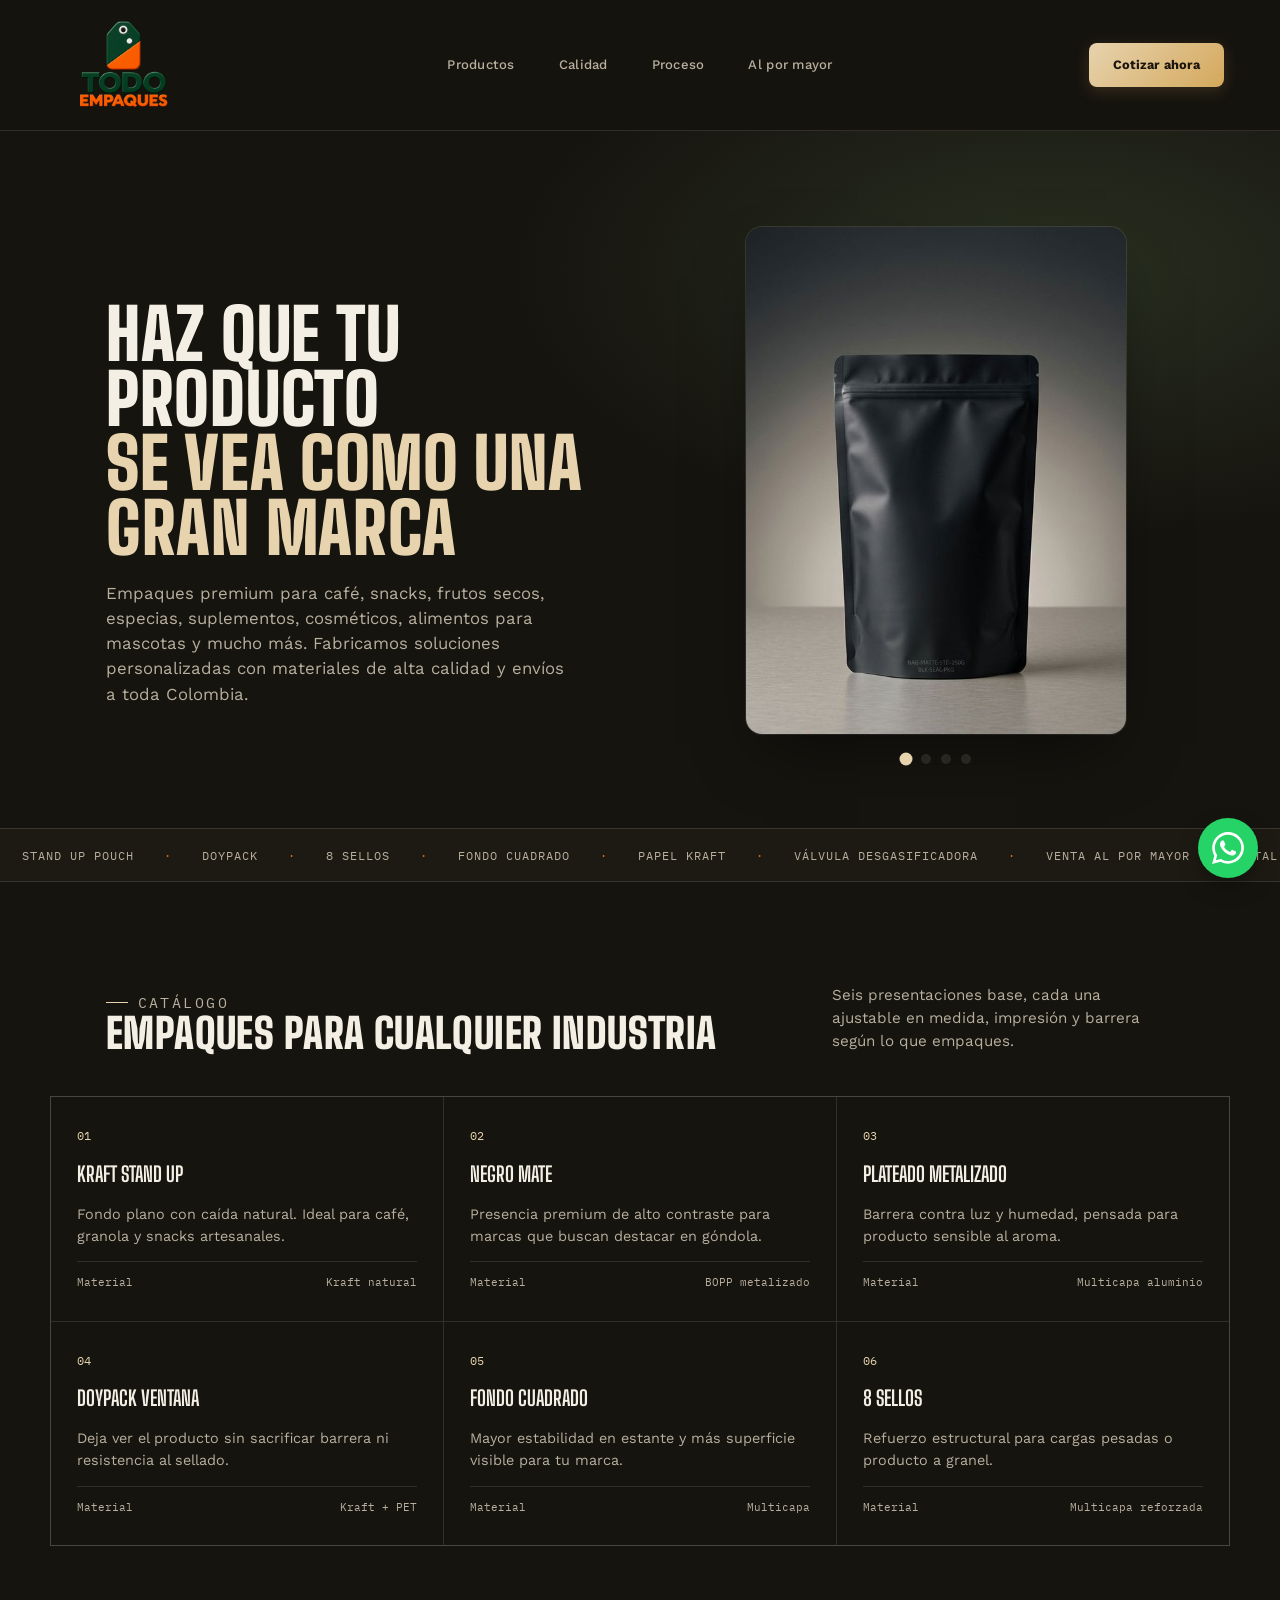
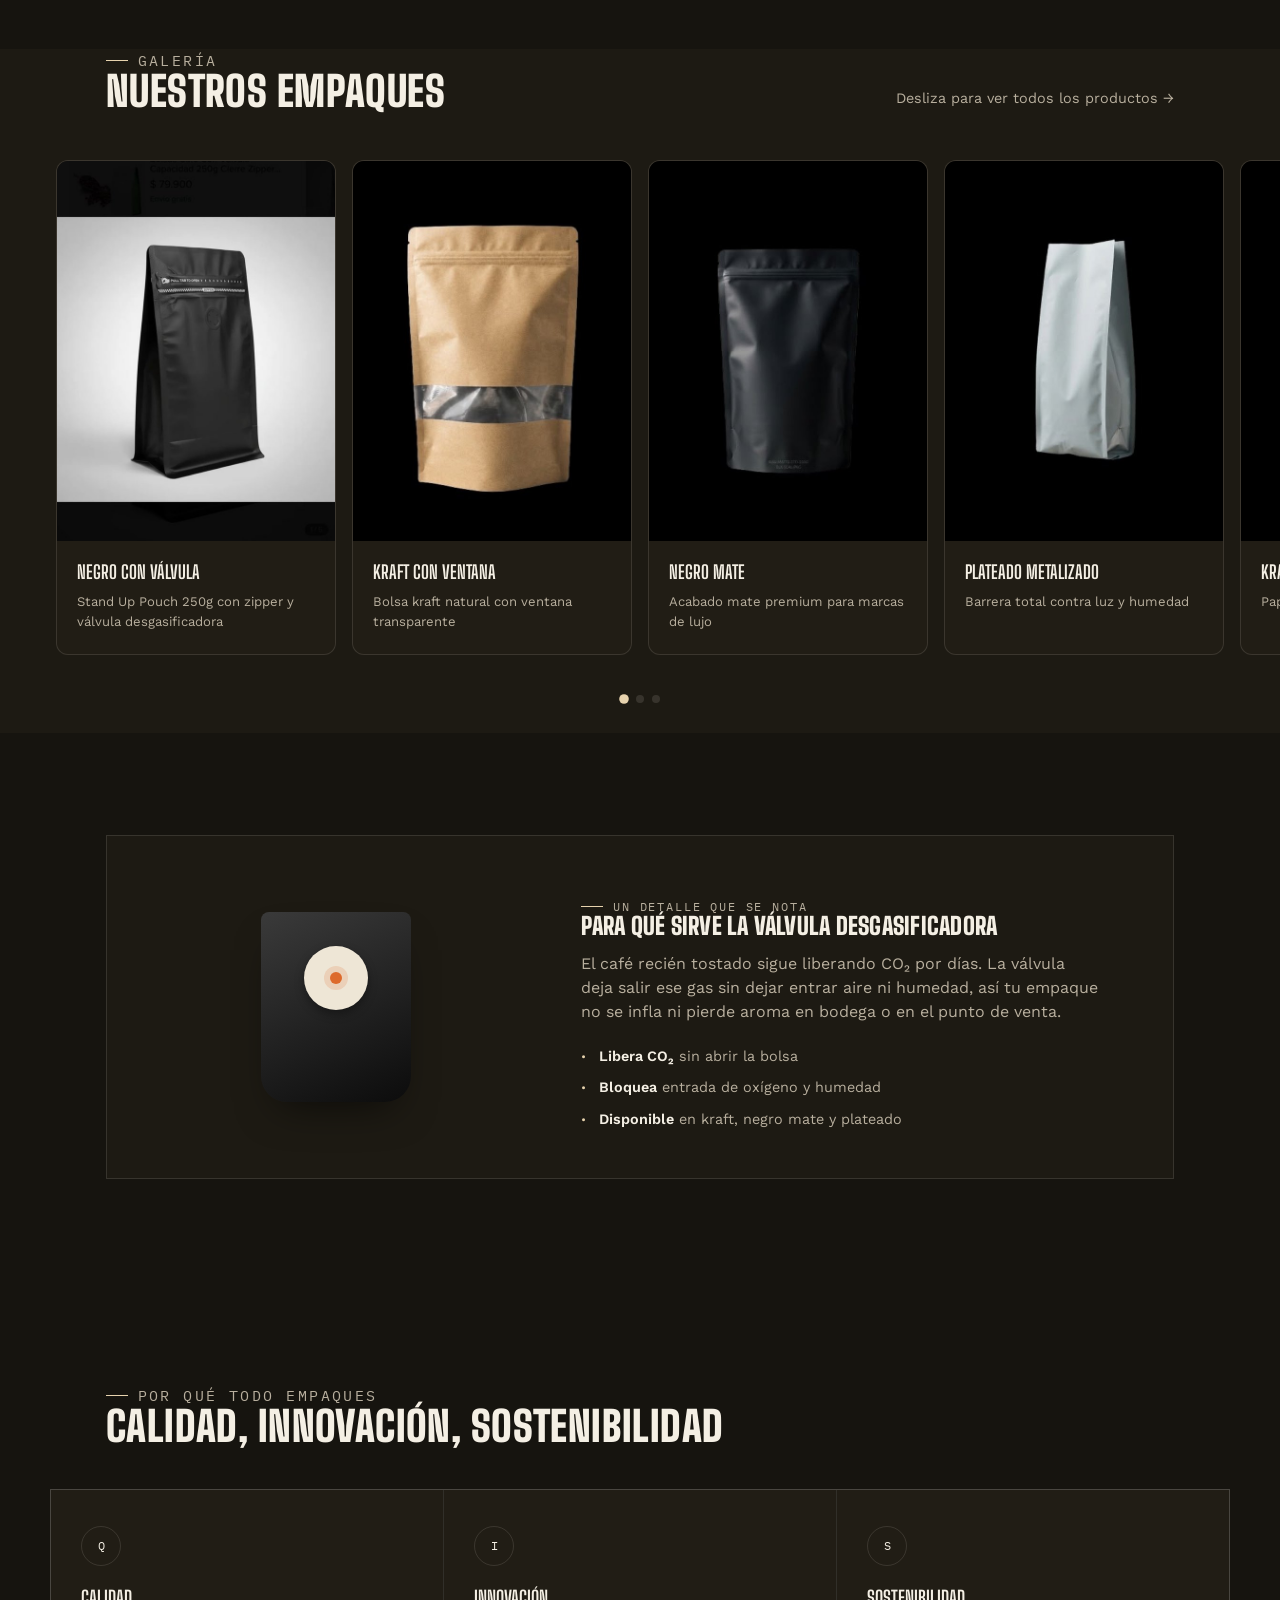
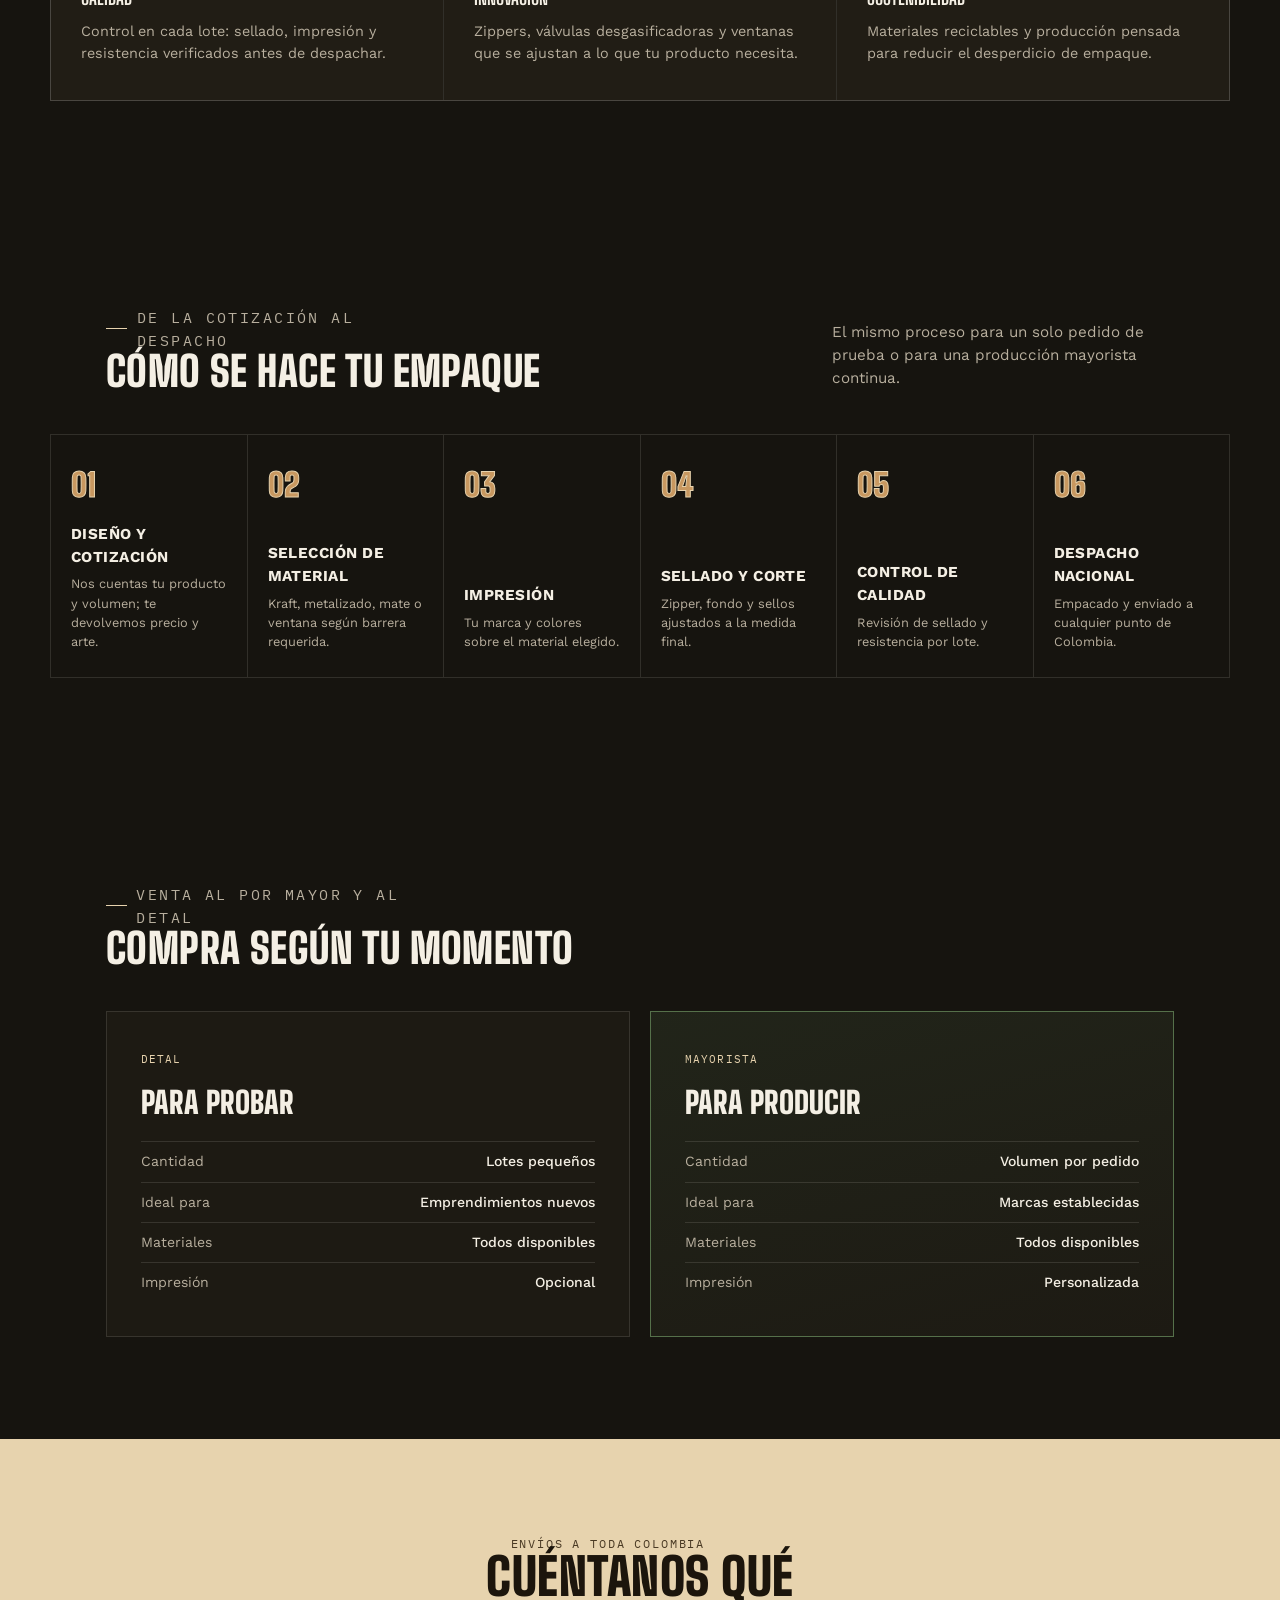
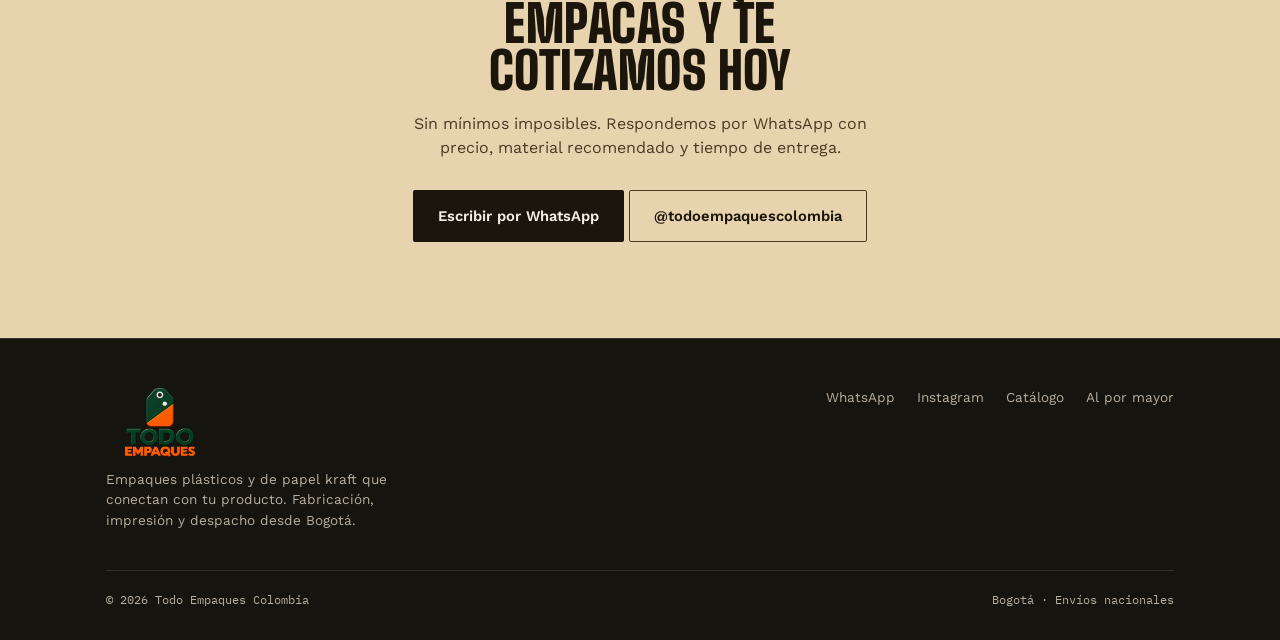
<file: index.html>
<!DOCTYPE html>
<html lang="es">
<head>
<meta charset="UTF-8">
<meta name="viewport" content="width=device-width, initial-scale=1.0">
<title>Todo Empaques Colombia — Empaques flexibles a la medida</title>
<link rel="icon" type="image/png" href="assets/logo/favicon.png">
<link rel="preconnect" href="https://fonts.googleapis.com">
<link rel="preconnect" href="https://fonts.gstatic.com" crossorigin>
<link href="https://fonts.googleapis.com/css2?family=Big+Shoulders+Display:wght@600;700;900&family=Work+Sans:wght@400;500;600;700&family=IBM+Plex+Mono:wght@400;500&display=swap" rel="stylesheet">
<style>
  :root{
    --bg: #16140F;
    --bg-soft: #1D1A13;
    --panel: #211D15;
    --kraft: #C89860;
    --kraft-light: #E7D3AE;
    --ink: #F4EFE4;
    --ink-dim: #B8AF9E;
    --line: rgba(244,239,228,0.12);
    --green: #55704A;
    --orange: #DD6A2C;
    --pouch-a: #D8B486;
    --pouch-b: #A9744A;
    --pouch-zip: #6E4A2A;
    --scene-accent: #55704A;
    --swatch-label-ink: var(--ink);
  }
  *{box-sizing:border-box; margin:0; padding:0;}
  html{scroll-behavior:smooth;}
  body{
    background:var(--bg);
    color:var(--ink);
    font-family:'Work Sans', sans-serif;
    font-size:16px;
    line-height:1.5;
    -webkit-font-smoothing:antialiased;
  }
  img,svg{display:block; max-width:100%;}
  a{color:inherit;}
  .display{
    font-family:'Big Shoulders Display', sans-serif;
    font-weight:900;
    text-transform:uppercase;
    letter-spacing:0.01em;
    line-height:0.92;
  }
  .mono{
    font-family:'IBM Plex Mono', monospace;
    letter-spacing:0.03em;
  }
  .eyebrow{
    font-family:'IBM Plex Mono', monospace;
    font-size:0.72rem;
    letter-spacing:0.16em;
    text-transform:uppercase;
    color:var(--kraft-light);
    display:flex;
    align-items:center;
    gap:0.6rem;
  }
  .eyebrow::before{
    content:"";
    width:22px; height:1px;
    background:var(--kraft-light);
    display:inline-block;
  }
  .wrap{
    max-width:1180px;
    margin:0 auto;
    padding:0 clamp(20px, 5vw, 56px);
  }
  :focus-visible{
    outline:2px solid var(--kraft-light);
    outline-offset:3px;
  }

  /* NAV MEJORADO */
  header.site{
    position:sticky; top:0; z-index:50;
    background:rgba(22,20,15,0.92);
    backdrop-filter: blur(16px) saturate(1.2);
    border-bottom:1px solid var(--line);
  }
  .navbar{
    display:grid;
    grid-template-columns: auto 1fr auto;
    align-items:center;
    gap:40px;
    padding:20px clamp(20px,5vw,56px);
    max-width:1400px;
    margin:0 auto;
  }
  .logotype{
    display:flex;
    align-items:center;
    text-decoration:none;
    transition:opacity .2s;
  }
  .logotype:hover{ opacity:0.85; }
  nav.links{
    display:flex;
    justify-content:center;
    gap:8px;
  }
  nav.links a{
    text-decoration:none;
    color:var(--ink-dim);
    font-size:0.82rem;
    font-weight:500;
    letter-spacing:0.02em;
    padding:10px 18px;
    border-radius:6px;
    transition:all .25s ease;
    position:relative;
  }
  nav.links a::after{
    content:'';
    position:absolute;
    bottom:4px; left:50%;
    transform:translateX(-50%) scaleX(0);
    width:20px; height:2px;
    background:var(--kraft-light);
    border-radius:2px;
    transition:transform .25s ease;
  }
  nav.links a:hover{
    color:var(--ink);
    background:rgba(244,239,228,0.04);
  }
  nav.links a:hover::after{
    transform:translateX(-50%) scaleX(1);
  }
  .nav-cta{
    background:linear-gradient(135deg, var(--kraft-light), #d4a85c);
    color:#1c150c;
    font-weight:700;
    font-size:0.8rem;
    padding:12px 24px;
    border-radius:8px;
    text-decoration:none;
    white-space:nowrap;
    transition:all .2s ease;
    box-shadow:0 4px 16px rgba(200,152,96,0.2);
  }
  .nav-cta:hover{
    transform:translateY(-2px);
    box-shadow:0 6px 24px rgba(200,152,96,0.35);
  }
  @media (max-width:900px){
    .navbar{ grid-template-columns: auto 1fr auto; gap:16px; }
    nav.links{ display:none; }
  }

  /* HERO */
  .hero{
    position:relative;
    padding:clamp(48px,8vw,96px) 0 clamp(40px,6vw,64px);
    overflow:hidden;
    background: radial-gradient(60% 55% at 82% 20%, color-mix(in srgb, var(--scene-accent) 30%, transparent), transparent 70%), var(--bg);
    transition: background .6s ease;
  }
  .hero-grid{
    display:grid;
    grid-template-columns: 1.05fr 0.95fr;
    gap:clamp(24px,5vw,64px);
    align-items:center;
  }
  @media (max-width:900px){ .hero-grid{grid-template-columns:1fr;} }
  .hero h1{
    font-size:clamp(2.5rem, 6vw, 4.4rem);
    margin:18px 0 20px;
    color:var(--ink);
  }
  .hero h1 span{ color:var(--kraft-light); }
  .hero p.lede{
    max-width:46ch;
    color:var(--ink-dim);
    font-size:1.05rem;
  }

  /* HERO IMAGES SLIDER */
  .hero-images{
    display:flex;
    flex-direction:column;
    align-items:center;
    gap:20px;
  }
  .hero-slider{
    position:relative;
    width:100%;
    max-width:380px;
    aspect-ratio:3/4;
    border-radius:16px;
    overflow:hidden;
    box-shadow:0 30px 60px -20px rgba(0,0,0,0.5), 0 0 0 1px var(--line);
  }
  .hero-slide{
    position:absolute;
    inset:0;
    opacity:0;
    transition:opacity 0.8s ease;
  }
  .hero-slide.active{
    opacity:1;
  }
  .hero-slide img{
    width:100%;
    height:100%;
    object-fit:cover;
  }
  .hero-slider-dots{
    display:flex;
    gap:10px;
  }
  .hero-slider-dots .dot{
    width:10px;
    height:10px;
    border-radius:50%;
    background:var(--line);
    cursor:pointer;
    transition:all 0.3s ease;
  }
  .hero-slider-dots .dot.active{
    background:var(--kraft-light);
    transform:scale(1.3);
  }

  /* TICKER */
  .ticker{
    border-top:1px solid var(--line);
    border-bottom:1px solid var(--line);
    background:var(--bg-soft);
    overflow:hidden;
    white-space:nowrap;
    padding:14px 0;
  }
  .ticker-track{
    display:inline-flex;
    animation: scroll-left 32s linear infinite;
  }
  .ticker span{
    font-family:'IBM Plex Mono', monospace;
    font-size:0.78rem;
    letter-spacing:0.08em;
    color:var(--ink-dim);
    padding:0 22px;
    text-transform:uppercase;
  }
  .ticker span.dot{ color:var(--orange); }
  @keyframes scroll-left{
    from{ transform:translateX(0); }
    to{ transform:translateX(-50%); }
  }
  @media (prefers-reduced-motion: reduce){
    .ticker-track{ animation:none; }
    .ticker{ overflow-x:auto; }
  }

  /* SECTION SHELL */
  section{ padding:clamp(56px,8vw,104px) 0; }
  .section-head{
    display:flex; justify-content:space-between; align-items:flex-end;
    gap:24px; margin-bottom:44px; flex-wrap:wrap;
  }
  .section-head h2{
    font-size:clamp(1.9rem, 4vw, 2.6rem);
  }
  .section-head p{ max-width:38ch; color:var(--ink-dim); font-size:0.95rem; }

  /* PRODUCTS */
  .products{
    display:grid;
    grid-template-columns:repeat(3, 1fr);
    gap:1px;
    background:var(--line);
    border:1px solid var(--line);
  }
  @media (max-width:900px){ .products{ grid-template-columns:repeat(2,1fr);} }
  @media (max-width:600px){ .products{ grid-template-columns:1fr;} }
  .product-card{
    background:var(--bg);
    padding:30px 26px;
    display:flex; flex-direction:column; gap:14px;
    transition:background .2s;
  }
  .product-card:hover{ background:var(--panel); }
  .product-card .num{
    font-family:'IBM Plex Mono', monospace;
    font-size:0.72rem; color:var(--kraft-light);
  }
  .product-card h3{
    font-family:'Big Shoulders Display', sans-serif;
    font-weight:700; text-transform:uppercase;
    font-size:1.3rem;
  }
  .product-card p{ color:var(--ink-dim); font-size:0.9rem; }
  .spec-row{
    margin-top:auto; padding-top:12px;
    border-top:1px solid var(--line);
    display:flex; justify-content:space-between;
    font-family:'IBM Plex Mono', monospace;
    font-size:0.7rem; color:var(--ink-dim);
  }

  /* GALLERY HORIZONTAL */
  .gallery-scroll-container{
    width:100%;
    overflow-x:auto;
    overflow-y:hidden;
    -webkit-overflow-scrolling:touch;
    scrollbar-width:thin;
    scrollbar-color:var(--kraft-light) transparent;
    padding:0 clamp(20px, 5vw, 56px) 20px;
    cursor:grab;
  }
  .gallery-scroll-container:active{
    cursor:grabbing;
  }
  .gallery-scroll-container::-webkit-scrollbar{
    height:8px;
  }
  .gallery-scroll-container::-webkit-scrollbar-track{
    background:rgba(244,239,228,0.05);
    border-radius:4px;
  }
  .gallery-scroll-container::-webkit-scrollbar-thumb{
    background:var(--kraft-light);
    border-radius:4px;
  }
  .gallery-scroll{
    display:flex;
    gap:16px;
    width:max-content;
    padding-bottom:10px;
  }
  .gallery-card{
    flex:0 0 auto;
    width:280px;
    border-radius:12px;
    overflow:hidden;
    background:var(--panel);
    border:1px solid var(--line);
    transition:transform .3s ease, border-color .3s ease;
  }
  .gallery-card:hover{
    transform:translateY(-6px);
    border-color:var(--kraft-light);
  }
  .gallery-img-wrap{
    width:100%;
    height:380px;
    overflow:hidden;
    position:relative;
  }
  .gallery-img-wrap img{
    width:100%;
    height:100%;
    object-fit:cover;
    transition:transform .5s ease;
  }
  .gallery-card:hover .gallery-img-wrap img{
    transform:scale(1.08);
  }
  .gallery-info{
    padding:18px 20px 22px;
  }
  .gallery-info h3{
    font-family:'Big Shoulders Display', sans-serif;
    font-weight:700;
    font-size:1.15rem;
    text-transform:uppercase;
    color:var(--ink);
    margin-bottom:6px;
  }
  .gallery-info p{
    font-size:0.82rem;
    color:var(--ink-dim);
    line-height:1.5;
  }
  .scroll-hint{
    display:flex;
    justify-content:center;
    gap:8px;
    padding:10px 0 30px;
  }
  .scroll-dot{
    width:8px;
    height:8px;
    border-radius:50%;
    background:var(--line);
    transition:background .3s, transform .3s;
  }
  .scroll-dot.active{
    background:var(--kraft-light);
    transform:scale(1.2);
  }
  @media (max-width:600px){
    .gallery-card{ width:240px; }
    .gallery-img-wrap{ height:320px; }
  }

  /* VALVE */
  .valve-block{
    display:grid; grid-template-columns:0.8fr 1.2fr; gap:clamp(28px,5vw,64px);
    align-items:center;
    border:1px solid var(--line);
    background:var(--bg-soft);
    padding:clamp(28px,4vw,48px);
  }
  @media (max-width:800px){ .valve-block{ grid-template-columns:1fr; } }
  .valve-visual{ display:flex; justify-content:center; }
  .valve-pouch{
    position:relative;
    width:150px; height:190px;
    border-radius:8px 8px 26px 26px;
    background:linear-gradient(155deg,#3a3a3a,#0c0c0c);
    box-shadow:0 20px 40px -18px rgba(0,0,0,0.6);
  }
  .valve-disc{
    position:absolute; top:34px; left:50%; transform:translateX(-50%);
    width:64px; height:64px; border-radius:50%;
    background:#eee6d6;
    display:flex; align-items:center; justify-content:center;
    box-shadow:0 4px 10px rgba(0,0,0,0.35);
  }
  .valve-dot{
    width:12px; height:12px; border-radius:50%;
    background:var(--orange);
    box-shadow:0 0 0 6px rgba(221,106,44,0.18);
    animation: valve-pulse 2.4s ease-in-out infinite;
  }
  @keyframes valve-pulse{
    0%,100%{ box-shadow:0 0 0 6px rgba(221,106,44,0.18); }
    50%{ box-shadow:0 0 0 12px rgba(221,106,44,0.06); }
  }
  .valve-copy p{ color:var(--ink-dim); max-width:52ch; margin-top:14px; }
  .valve-list{ list-style:none; margin-top:22px; display:flex; flex-direction:column; gap:10px; }
  .valve-list li{
    font-size:0.9rem; color:var(--ink-dim);
    padding-left:18px; position:relative;
  }
  .valve-list li::before{
    content:"·"; position:absolute; left:0; color:var(--kraft-light); font-size:1.4rem; line-height:1;
  }
  .valve-list li b{ color:var(--ink); font-weight:600; }

  /* FEATURES */
  .features{
    display:grid; grid-template-columns:repeat(3,1fr); gap:1px;
    background:var(--line); border:1px solid var(--line);
  }
  @media (max-width:800px){ .features{grid-template-columns:1fr;} }
  .feature{
    background:var(--panel);
    padding:36px 30px;
  }
  .feature .icon{
    width:40px; height:40px; border-radius:50%;
    display:flex; align-items:center; justify-content:center;
    margin-bottom:18px;
    font-family:'IBM Plex Mono', monospace; font-size:0.75rem;
    border:1px solid var(--line);
  }
  .feature h3{ font-family:'Big Shoulders Display'; font-weight:700; text-transform:uppercase; font-size:1.2rem; margin-bottom:8px;}
  .feature p{ color:var(--ink-dim); font-size:0.9rem;}

  /* PROCESS */
  .process-strip{
    display:grid; grid-template-columns:repeat(6,1fr);
    border-top:1px solid var(--line);
    border-left:1px solid var(--line);
  }
  @media (max-width:900px){ .process-strip{grid-template-columns:repeat(3,1fr);} }
  @media (max-width:560px){ .process-strip{grid-template-columns:1fr;} }
  .process-step{
    border-right:1px solid var(--line);
    border-bottom:1px solid var(--line);
    padding:26px 20px;
    min-height:170px;
    display:flex; flex-direction:column; justify-content:space-between;
  }
  .process-step .idx{
    font-family:'Big Shoulders Display'; font-weight:900;
    font-size:2rem; color:var(--kraft);
    -webkit-text-stroke: 1px var(--kraft-light);
  }
  .process-step h4{ font-size:0.95rem; margin-top:14px; text-transform:uppercase; letter-spacing:0.03em; }
  .process-step p{ font-size:0.8rem; color:var(--ink-dim); margin-top:6px; }

  /* WHOLESALE */
  .tiers{
    display:grid; grid-template-columns:1fr 1fr; gap:20px;
  }
  @media (max-width:760px){ .tiers{grid-template-columns:1fr;} }
  .tier{
    border:1px solid var(--line);
    padding:34px;
    background:var(--bg-soft);
  }
  .tier.highlight{
    background:linear-gradient(165deg, rgba(85,112,74,0.18), var(--bg-soft));
    border-color:var(--green);
  }
  .tier .tag{
    font-family:'IBM Plex Mono'; font-size:0.7rem; color:var(--kraft-light); text-transform:uppercase; letter-spacing:0.1em;
  }
  .tier h3{
    font-family:'Big Shoulders Display'; font-weight:900; font-size:1.9rem; text-transform:uppercase; margin:10px 0 16px;
  }
  .tier ul{ list-style:none; }
  .tier li{
    padding:9px 0; border-top:1px solid var(--line);
    font-size:0.88rem; color:var(--ink-dim);
    display:flex; justify-content:space-between; gap:12px;
  }
  .tier li b{ color:var(--ink); font-weight:500; }

  /* CTA BAND */
  .cta-band{
    background:var(--kraft-light);
    color:#1c150c;
    text-align:center;
    padding:clamp(56px,8vw,96px) 0;
  }
  .cta-band h2{
    font-size:clamp(2rem,5vw,3.2rem);
    max-width:18ch; margin:0 auto 18px;
  }
  .cta-band p{ color:#4a3a24; max-width:46ch; margin:0 auto; }
  .cta-band .cta-row{ justify-content:center; margin-top:30px; }
  .btn{
    display:inline-flex; align-items:center; gap:8px;
    padding:14px 24px;
    font-weight:600; font-size:0.92rem;
    border-radius:2px;
    text-decoration:none;
    border:1px solid transparent;
    transition: transform .15s ease, background .2s ease, border-color .2s ease;
  }
  .btn:hover{ transform:translateY(-2px); }
  .btn-primary{ background:var(--green); color:#F4EFE4; }
  .btn-primary:hover{ background:#607F52; }
  .btn-ghost{ border-color:var(--line); color:var(--ink); }
  .btn-ghost:hover{ border-color:var(--kraft-light); }
  .cta-band .btn-primary{ background:#1c150c; }
  .cta-band .btn-ghost{ border-color:#4a3a24; color:#1c150c; }

  /* FOOTER */
  footer{
    padding:48px 0 32px;
    border-top:1px solid var(--line);
  }
  .footer-grid{
    display:flex; justify-content:space-between; align-items:flex-start;
    gap:24px; flex-wrap:wrap;
  }
  .footer-grid .logotype{ margin-bottom:10px; }
  footer p{ color:var(--ink-dim); font-size:0.85rem; max-width:36ch; }
  .foot-links{ display:flex; gap:22px; font-size:0.85rem; color:var(--ink-dim); flex-wrap:wrap; }
  .foot-links a{ text-decoration:none; }
  .foot-links a:hover{ color:var(--ink); }
  .fine{
    margin-top:40px; padding-top:20px; border-top:1px solid var(--line);
    font-family:'IBM Plex Mono'; font-size:0.72rem; color:var(--ink-dim);
    display:flex; justify-content:space-between; flex-wrap:wrap; gap:10px;
  }

  /* FLOATING WHATSAPP */
  .float-wa{
    position:fixed; bottom:22px; right:22px; z-index:60;
    background:#25D366; color:#FFFFFF;
    width:60px; height:60px; border-radius:50%;
    display:flex; align-items:center; justify-content:center;
    text-decoration:none;
    box-shadow:0 10px 24px -8px rgba(0,0,0,0.6);
    transition:transform .2s;
  }
  .float-wa:hover{ transform:scale(1.08); }
  .float-wa svg{ width:32px; height:32px; fill:#FFFFFF; }
</style>
<base target="_blank">
</head>
<body>

<header class="site">
  <div class="navbar">
    <a href="#hero" class="logotype">
      <img src="assets/logo/logo_horizontal.png" alt="Todo Empaques" style="height:90px; width:auto; display:block;">
    </a>
    <nav class="links" aria-label="Navegación principal">
      <a href="#productos">Productos</a>
      <a href="#calidad">Calidad</a>
      <a href="#proceso">Proceso</a>
      <a href="#mayoreo">Al por mayor</a>
    </nav>
    <a class="nav-cta" href="https://wa.me/573507087958" target="_blank" rel="noopener">Cotizar ahora</a>
  </div>
</header>

<main>
  <!-- HERO CON IMÁGENES REALES -->
  <section class="hero" id="hero">
    <div class="wrap hero-grid">
      <div>
        
        <h1 class="display">
          Haz que tu producto<br>
          <span>se vea como una gran marca</span>
        </h1>
        <p class="lede">
          Empaques premium para café, snacks, frutos secos, especias, suplementos, cosméticos, alimentos para mascotas y mucho más. Fabricamos soluciones personalizadas con materiales de alta calidad y envíos a toda Colombia.
        </p>
      </div>
      <div class="hero-images">
        <div class="hero-slider">
          <div class="hero-slide active">
            <img src="assets/images/07_negro_mate_premium.jpg" alt="Empaque negro mate premium">
          </div>
          <div class="hero-slide">
            <img src="assets/images/05_kraft_natural.jpg" alt="Bolsa kraft natural">
          </div>
          <div class="hero-slide">
            <img src="assets/images/04_plateado.jpg" alt="Empaque plateado metalizado">
          </div>
          <div class="hero-slide">
            <img src="assets/images/01_negro_valvula_zipper.jpg" alt="Negro con válvula y zipper">
          </div>
        </div>
        <div class="hero-slider-dots">
          <span class="dot active"></span>
          <span class="dot"></span>
          <span class="dot"></span>
          <span class="dot"></span>
        </div>
      </div>
    </div>
  </section>

  <!-- TICKER -->
  <div class="ticker" aria-hidden="true">
    <div class="ticker-track">
      <span>Stand Up Pouch <span class="dot">·</span> Doypack <span class="dot">·</span> 8 Sellos <span class="dot">·</span> Fondo Cuadrado <span class="dot">·</span> Papel Kraft <span class="dot">·</span> Válvula Desgasificadora <span class="dot">·</span> Venta al por mayor y al detal <span class="dot">·</span> Envíos a toda Colombia <span class="dot">·</span></span>
      <span>Stand Up Pouch <span class="dot">·</span> Doypack <span class="dot">·</span> 8 Sellos <span class="dot">·</span> Fondo Cuadrado <span class="dot">·</span> Papel Kraft <span class="dot">·</span> Válvula Desgasificadora <span class="dot">·</span> Venta al por mayor y al detal <span class="dot">·</span> Envíos a toda Colombia <span class="dot">·</span></span>
    </div>
  </div>

  <!-- 1. CATÁLOGO (Productos) -->
  <section id="productos">
    <div class="wrap">
      <div class="section-head">
        <div>
          <p class="eyebrow">Catálogo</p>
          <h2 class="display">Empaques para cualquier industria</h2>
        </div>
        <p>Seis presentaciones base, cada una ajustable en medida, impresión y barrera según lo que empaques.</p>
      </div>
    </div>
    <div class="wrap" style="padding:0;">
      <div class="products">
        <article class="product-card">
          <span class="num mono">01</span>
          <h3>Kraft Stand Up</h3>
          <p>Fondo plano con caída natural. Ideal para café, granola y snacks artesanales.</p>
          <div class="spec-row"><span>Material</span><span>Kraft natural</span></div>
        </article>
        <article class="product-card">
          <span class="num mono">02</span>
          <h3>Negro Mate</h3>
          <p>Presencia premium de alto contraste para marcas que buscan destacar en góndola.</p>
          <div class="spec-row"><span>Material</span><span>BOPP metalizado</span></div>
        </article>
        <article class="product-card">
          <span class="num mono">03</span>
          <h3>Plateado Metalizado</h3>
          <p>Barrera contra luz y humedad, pensada para producto sensible al aroma.</p>
          <div class="spec-row"><span>Material</span><span>Multicapa aluminio</span></div>
        </article>
        <article class="product-card">
          <span class="num mono">04</span>
          <h3>Doypack Ventana</h3>
          <p>Deja ver el producto sin sacrificar barrera ni resistencia al sellado.</p>
          <div class="spec-row"><span>Material</span><span>Kraft + PET</span></div>
        </article>
        <article class="product-card">
          <span class="num mono">05</span>
          <h3>Fondo Cuadrado</h3>
          <p>Mayor estabilidad en estante y más superficie visible para tu marca.</p>
          <div class="spec-row"><span>Material</span><span>Multicapa</span></div>
        </article>
        <article class="product-card">
          <span class="num mono">06</span>
          <h3>8 Sellos</h3>
          <p>Refuerzo estructural para cargas pesadas o producto a granel.</p>
          <div class="spec-row"><span>Material</span><span>Multicapa reforzada</span></div>
        </article>
      </div>
    </div>
  </section>

  <!-- 2. GALERÍA DE FOTOS -->
  <section id="galeria" style="background:var(--bg-soft); padding:0; overflow:hidden;">
    <div class="wrap" style="padding-bottom:20px;">
      <div class="section-head" style="margin-bottom:30px;">
        <div>
          <p class="eyebrow">Galería</p>
          <h2 class="display">Nuestros empaques</h2>
        </div>
        <p style="color:var(--ink-dim); font-size:0.9rem;">Desliza para ver todos los productos →</p>
      </div>
    </div>
    <div class="gallery-scroll-container">
      <div class="gallery-scroll">
        <div class="gallery-card">
          <div class="gallery-img-wrap">
            <img src="assets/images/01_negro_valvula_zipper.jpg" alt="Negro con Válvula" loading="lazy">
          </div>
          <div class="gallery-info">
            <h3>Negro con Válvula</h3>
            <p>Stand Up Pouch 250g con zipper y válvula desgasificadora</p>
          </div>
        </div>
        <div class="gallery-card">
          <div class="gallery-img-wrap">
            <img src="assets/images/02_kraft_ventana.jpg" alt="Kraft con Ventana" loading="lazy">
          </div>
          <div class="gallery-info">
            <h3>Kraft con Ventana</h3>
            <p>Bolsa kraft natural con ventana transparente</p>
          </div>
        </div>
        <div class="gallery-card">
          <div class="gallery-img-wrap">
            <img src="assets/images/03_negro_mate.jpg" alt="Negro Mate" loading="lazy">
          </div>
          <div class="gallery-info">
            <h3>Negro Mate</h3>
            <p>Acabado mate premium para marcas de lujo</p>
          </div>
        </div>
        <div class="gallery-card">
          <div class="gallery-img-wrap">
            <img src="assets/images/04_plateado.jpg" alt="Plateado Metalizado" loading="lazy">
          </div>
          <div class="gallery-info">
            <h3>Plateado Metalizado</h3>
            <p>Barrera total contra luz y humedad</p>
          </div>
        </div>
        <div class="gallery-card">
          <div class="gallery-img-wrap">
            <img src="assets/images/05_kraft_natural.jpg" alt="Kraft Natural" loading="lazy">
          </div>
          <div class="gallery-info">
            <h3>Kraft Natural</h3>
            <p>Papel kraft ecológico con zipper</p>
          </div>
        </div>
        <div class="gallery-card">
          <div class="gallery-img-wrap">
            <img src="assets/images/06_plateado_concreto.jpg" alt="Plateado Concreto" loading="lazy">
          </div>
          <div class="gallery-info">
            <h3>Plateado Concreto</h3>
            <p>Diseño industrial en fondo concreto</p>
          </div>
        </div>
        <div class="gallery-card">
          <div class="gallery-img-wrap">
            <img src="assets/images/07_negro_mate_premium.jpg" alt="Negro Mate Premium" loading="lazy">
          </div>
          <div class="gallery-info">
            <h3>Negro Mate Premium</h3>
            <p>Stand Up Pouch negro de alta gama</p>
          </div>
        </div>
        <div class="gallery-card">
          <div class="gallery-img-wrap">
            <img src="assets/images/08_plateado_premium.jpg" alt="Plateado Premium" loading="lazy">
          </div>
          <div class="gallery-info">
            <h3>Plateado Premium</h3>
            <p>Metalizado con acabado profesional</p>
          </div>
        </div>
        <div class="gallery-card">
          <div class="gallery-img-wrap">
            <img src="assets/images/09_trio_kraft_negro_plateado.jpg" alt="Colección Completa" loading="lazy">
          </div>
          <div class="gallery-info">
            <h3>Colección Completa</h3>
            <p>Kraft, negro y plateado juntos</p>
          </div>
        </div>
        <div class="gallery-card">
          <div class="gallery-img-wrap">
            <img src="assets/images/10_negro_origen.jpg" alt="Negro Origen" loading="lazy">
          </div>
          <div class="gallery-info">
            <h3>Negro Origen</h3>
            <p>Empaque para café de especialidad</p>
          </div>
        </div>
        <div class="gallery-card">
          <div class="gallery-img-wrap">
            <img src="assets/images/11_negro_standup.jpg" alt="Negro Stand Up" loading="lazy">
          </div>
          <div class="gallery-info">
            <h3>Negro Stand Up</h3>
            <p>Bolsa stand up con fondo estable</p>
          </div>
        </div>
        <div class="gallery-card">
          <div class="gallery-img-wrap">
            <img src="assets/images/12_plateado_origen.jpg" alt="Plateado Origen" loading="lazy">
          </div>
          <div class="gallery-info">
            <h3>Plateado Origen</h3>
            <p>Metalizado para producto gourmet</p>
          </div>
        </div>
        <div class="gallery-card">
          <div class="gallery-img-wrap">
            <img src="assets/images/13_negro_lateral.jpg" alt="Negro Lateral" loading="lazy">
          </div>
          <div class="gallery-info">
            <h3>Negro Lateral</h3>
            <p>Vista lateral del empaque negro</p>
          </div>
        </div>
        <div class="gallery-card">
          <div class="gallery-img-wrap">
            <img src="assets/images/14_negro_fondo_negro.jpg" alt="Negro Total" loading="lazy">
          </div>
          <div class="gallery-info">
            <h3>Negro Total</h3>
            <p>Negro mate sobre fondo negro</p>
          </div>
        </div>
        <div class="gallery-card">
          <div class="gallery-img-wrap">
            <img src="assets/images/15_blanco_standup.jpg" alt="Blanco Stand Up" loading="lazy">
          </div>
          <div class="gallery-info">
            <h3>Blanco Stand Up</h3>
            <p>Bolsa blanca limpia y minimalista</p>
          </div>
        </div>
      </div>
    </div>
    <div class="scroll-hint">
      <span class="scroll-dot active"></span>
      <span class="scroll-dot"></span>
      <span class="scroll-dot"></span>
    </div>
  </section>

  <!-- 3. VÁLVULA DESGASIFICADORA -->
  <section id="valvula">
    <div class="wrap">
      <div class="valve-block">
        <div class="valve-visual" aria-hidden="true">
          <div class="valve-pouch">
            <div class="valve-disc">
              <span class="valve-dot"></span>
            </div>
          </div>
        </div>
        <div class="valve-copy">
          <p class="eyebrow">Un detalle que se nota</p>
          <h2 class="display">Para qué sirve la válvula desgasificadora</h2>
          <p>El café recién tostado sigue liberando CO₂ por días. La válvula deja salir ese gas sin dejar entrar aire ni humedad, así tu empaque no se infla ni pierde aroma en bodega o en el punto de venta.</p>
          <ul class="valve-list">
            <li><b>Libera CO₂</b> sin abrir la bolsa</li>
            <li><b>Bloquea</b> entrada de oxígeno y humedad</li>
            <li><b>Disponible</b> en kraft, negro mate y plateado</li>
          </ul>
        </div>
      </div>
    </div>
  </section>

  <!-- QUALITY / FEATURES -->
  <section id="calidad">
    <div class="wrap">
      <div class="section-head">
        <div>
          <p class="eyebrow">Por qué Todo Empaques</p>
          <h2 class="display">Calidad, innovación, sostenibilidad</h2>
        </div>
      </div>
    </div>
    <div class="wrap" style="padding:0;">
      <div class="features">
        <div class="feature">
          <div class="icon">Q</div>
          <h3>Calidad</h3>
          <p>Control en cada lote: sellado, impresión y resistencia verificados antes de despachar.</p>
        </div>
        <div class="feature">
          <div class="icon">I</div>
          <h3>Innovación</h3>
          <p>Zippers, válvulas desgasificadoras y ventanas que se ajustan a lo que tu producto necesita.</p>
        </div>
        <div class="feature">
          <div class="icon">S</div>
          <h3>Sostenibilidad</h3>
          <p>Materiales reciclables y producción pensada para reducir el desperdicio de empaque.</p>
        </div>
      </div>
    </div>
  </section>

  <!-- PROCESS -->
  <section id="proceso">
    <div class="wrap">
      <div class="section-head">
        <div>
          <p class="eyebrow">De la cotización al despacho</p>
          <h2 class="display">Cómo se hace tu empaque</h2>
        </div>
        <p>El mismo proceso para un solo pedido de prueba o para una producción mayorista continua.</p>
      </div>
    </div>
    <div class="wrap" style="padding:0;">
      <div class="process-strip">
        <div class="process-step">
          <span class="idx">01</span>
          <div><h4>Diseño y cotización</h4><p>Nos cuentas tu producto y volumen; te devolvemos precio y arte.</p></div>
        </div>
        <div class="process-step">
          <span class="idx">02</span>
          <div><h4>Selección de material</h4><p>Kraft, metalizado, mate o ventana según barrera requerida.</p></div>
        </div>
        <div class="process-step">
          <span class="idx">03</span>
          <div><h4>Impresión</h4><p>Tu marca y colores sobre el material elegido.</p></div>
        </div>
        <div class="process-step">
          <span class="idx">04</span>
          <div><h4>Sellado y corte</h4><p>Zipper, fondo y sellos ajustados a la medida final.</p></div>
        </div>
        <div class="process-step">
          <span class="idx">05</span>
          <div><h4>Control de calidad</h4><p>Revisión de sellado y resistencia por lote.</p></div>
        </div>
        <div class="process-step">
          <span class="idx">06</span>
          <div><h4>Despacho nacional</h4><p>Empacado y enviado a cualquier punto de Colombia.</p></div>
        </div>
      </div>
    </div>
  </section>

  <!-- WHOLESALE -->
  <section id="mayoreo">
    <div class="wrap">
      <div class="section-head">
        <div>
          <p class="eyebrow">Venta al por mayor y al detal</p>
          <h2 class="display">Compra según tu momento</h2>
        </div>
      </div>
      <div class="tiers">
        <div class="tier">
          <span class="tag">Detal</span>
          <h3>Para probar</h3>
          <ul>
            <li>Cantidad<b>Lotes pequeños</b></li>
            <li>Ideal para<b>Emprendimientos nuevos</b></li>
            <li>Materiales<b>Todos disponibles</b></li>
            <li>Impresión<b>Opcional</b></li>
          </ul>
        </div>
        <div class="tier highlight">
          <span class="tag">Mayorista</span>
          <h3>Para producir</h3>
          <ul>
            <li>Cantidad<b>Volumen por pedido</b></li>
            <li>Ideal para<b>Marcas establecidas</b></li>
            <li>Materiales<b>Todos disponibles</b></li>
            <li>Impresión<b>Personalizada</b></li>
          </ul>
        </div>
      </div>
    </div>
  </section>

  <!-- CTA BAND -->
  <section class="cta-band">
    <div class="wrap">
      <p class="eyebrow" style="color:#4a3a24;">Envíos a toda Colombia</p>
      <h2 class="display">Cuéntanos qué empacas y te cotizamos hoy</h2>
      <p>Sin mínimos imposibles. Respondemos por WhatsApp con precio, material recomendado y tiempo de entrega.</p>
      <div class="cta-row">
        <a class="btn btn-primary" href="https://wa.me/573507087958" target="_blank" rel="noopener">Escribir por WhatsApp</a>
        <a class="btn btn-ghost" href="https://instagram.com/todoempaquescolombia" target="_blank" rel="noopener">@todoempaquescolombia</a>
      </div>
    </div>
  </section>
</main>

<footer>
  <div class="wrap">
    <div class="footer-grid">
      <div>
        <a href="#hero" class="logotype" style="text-decoration:none;">
          <img src="assets/logo/logo_horizontal.png" alt="Todo Empaques" style="height:72px; width:auto; display:block;">
        </a>
        <p>Empaques plásticos y de papel kraft que conectan con tu producto. Fabricación, impresión y despacho desde Bogotá.</p>
      </div>
      <div class="foot-links">
        <a href="https://wa.me/573507087958" target="_blank" rel="noopener">WhatsApp</a>
        <a href="https://instagram.com/todoempaquescolombia" target="_blank" rel="noopener">Instagram</a>
        <a href="#productos">Catálogo</a>
        <a href="#mayoreo">Al por mayor</a>
      </div>
    </div>
    <div class="fine">
      <span>© 2026 Todo Empaques Colombia</span>
      <span>Bogotá · Envíos nacionales</span>
    </div>
  </div>
</footer>

<!-- BOTON FLOTANTE WHATSAPP -->
<a class="float-wa" href="https://wa.me/573507087958" target="_blank" rel="noopener" aria-label="Escribir por WhatsApp">
  <svg viewBox="0 0 24 24" xmlns="http://www.w3.org/2000/svg">
    <path d="M17.472 14.382c-.297-.149-1.758-.867-2.03-.967-.273-.099-.471-.148-.67.15-.197.297-.767.966-.94 1.164-.173.199-.347.223-.644.075-.297-.15-1.255-.463-2.39-1.475-.883-.788-1.48-1.761-1.653-2.059-.173-.297-.018-.458.13-.606.134-.133.298-.347.446-.52.149-.174.198-.298.298-.497.099-.198.05-.371-.025-.52-.075-.149-.669-1.612-.916-2.207-.242-.579-.487-.5-.669-.51-.173-.008-.371-.01-.57-.01-.198 0-.52.074-.792.372-.272.297-1.04 1.016-1.04 2.479 0 1.462 1.065 2.875 1.213 3.074.149.198 2.096 3.2 5.077 4.487.709.306 1.262.489 1.694.625.712.227 1.36.195 1.871.118.571-.085 1.758-.719 2.006-1.413.248-.694.248-1.289.173-1.413-.074-.124-.272-.198-.57-.347m-5.421 7.403h-.004a9.87 9.87 0 01-5.031-1.378l-.361-.214-3.741.982.998-3.648-.235-.374a9.86 9.86 0 01-1.51-5.26c.001-5.45 4.436-9.884 9.888-9.884 2.64 0 5.122 1.03 6.988 2.898a9.825 9.825 0 012.893 6.994c-.003 5.45-4.437 9.884-9.885 9.884m8.413-18.297A11.815 11.815 0 0012.05 0C5.495 0 .16 5.335.157 11.892c0 2.096.547 4.142 1.588 5.945L.057 24l6.305-1.654a11.882 11.882 0 005.683 1.448h.005c6.554 0 11.89-5.335 11.893-11.893a11.821 11.821 0 00-3.48-8.413z"/>
  </svg>
</a>

<script>
  const materials = {
    kraft:    { a:"#D8B486", b:"#A9744A", zip:"#6E4A2A", accent:"#55704A", window:false },
    negro:    { a:"#3a3a3a", b:"#0c0c0c", zip:"#5a5a5a", accent:"#DD6A2C", window:false },
    plateado: { a:"#dfe4e7", b:"#8b939a", zip:"#4a5158", accent:"#7FA0AF", window:false },
    ventana:  { a:"#E7D3AE", b:"#B8894F", zip:"#6E4A2A", accent:"#55704A", window:true }
  };
  const root = document.documentElement;
  const pouch = document.getElementById('pouch');
  const swatches = document.querySelectorAll('.swatch');
  function applyMaterial(key){
    const m = materials[key];
    if(!m) return;
    root.style.setProperty('--pouch-a', m.a);
    root.style.setProperty('--pouch-b', m.b);
    root.style.setProperty('--pouch-zip', m.zip);
    root.style.setProperty('--scene-accent', m.accent);
    pouch.classList.toggle('show-window', m.window);
    swatches.forEach(s => s.setAttribute('aria-pressed', s.dataset.material === key ? 'true' : 'false'));
  }
  swatches.forEach(s => {
    s.addEventListener('click', () => applyMaterial(s.dataset.material));
  });

  // Hero Image Slider
  const heroSlides = document.querySelectorAll('.hero-slide');
  const heroDots = document.querySelectorAll('.hero-slider-dots .dot');
  let currentHeroSlide = 0;

  function showHeroSlide(index){
    heroSlides.forEach((slide, i) => {
      slide.classList.toggle('active', i === index);
    });
    heroDots.forEach((dot, i) => {
      dot.classList.toggle('active', i === index);
    });
  }

  function nextHeroSlide(){
    currentHeroSlide = (currentHeroSlide + 1) % heroSlides.length;
    showHeroSlide(currentHeroSlide);
  }

  setInterval(nextHeroSlide, 4000);

  heroDots.forEach((dot, index) => {
    dot.addEventListener('click', () => {
      currentHeroSlide = index;
      showHeroSlide(currentHeroSlide);
    });
  });
</script>

</body>
</html>
</file>
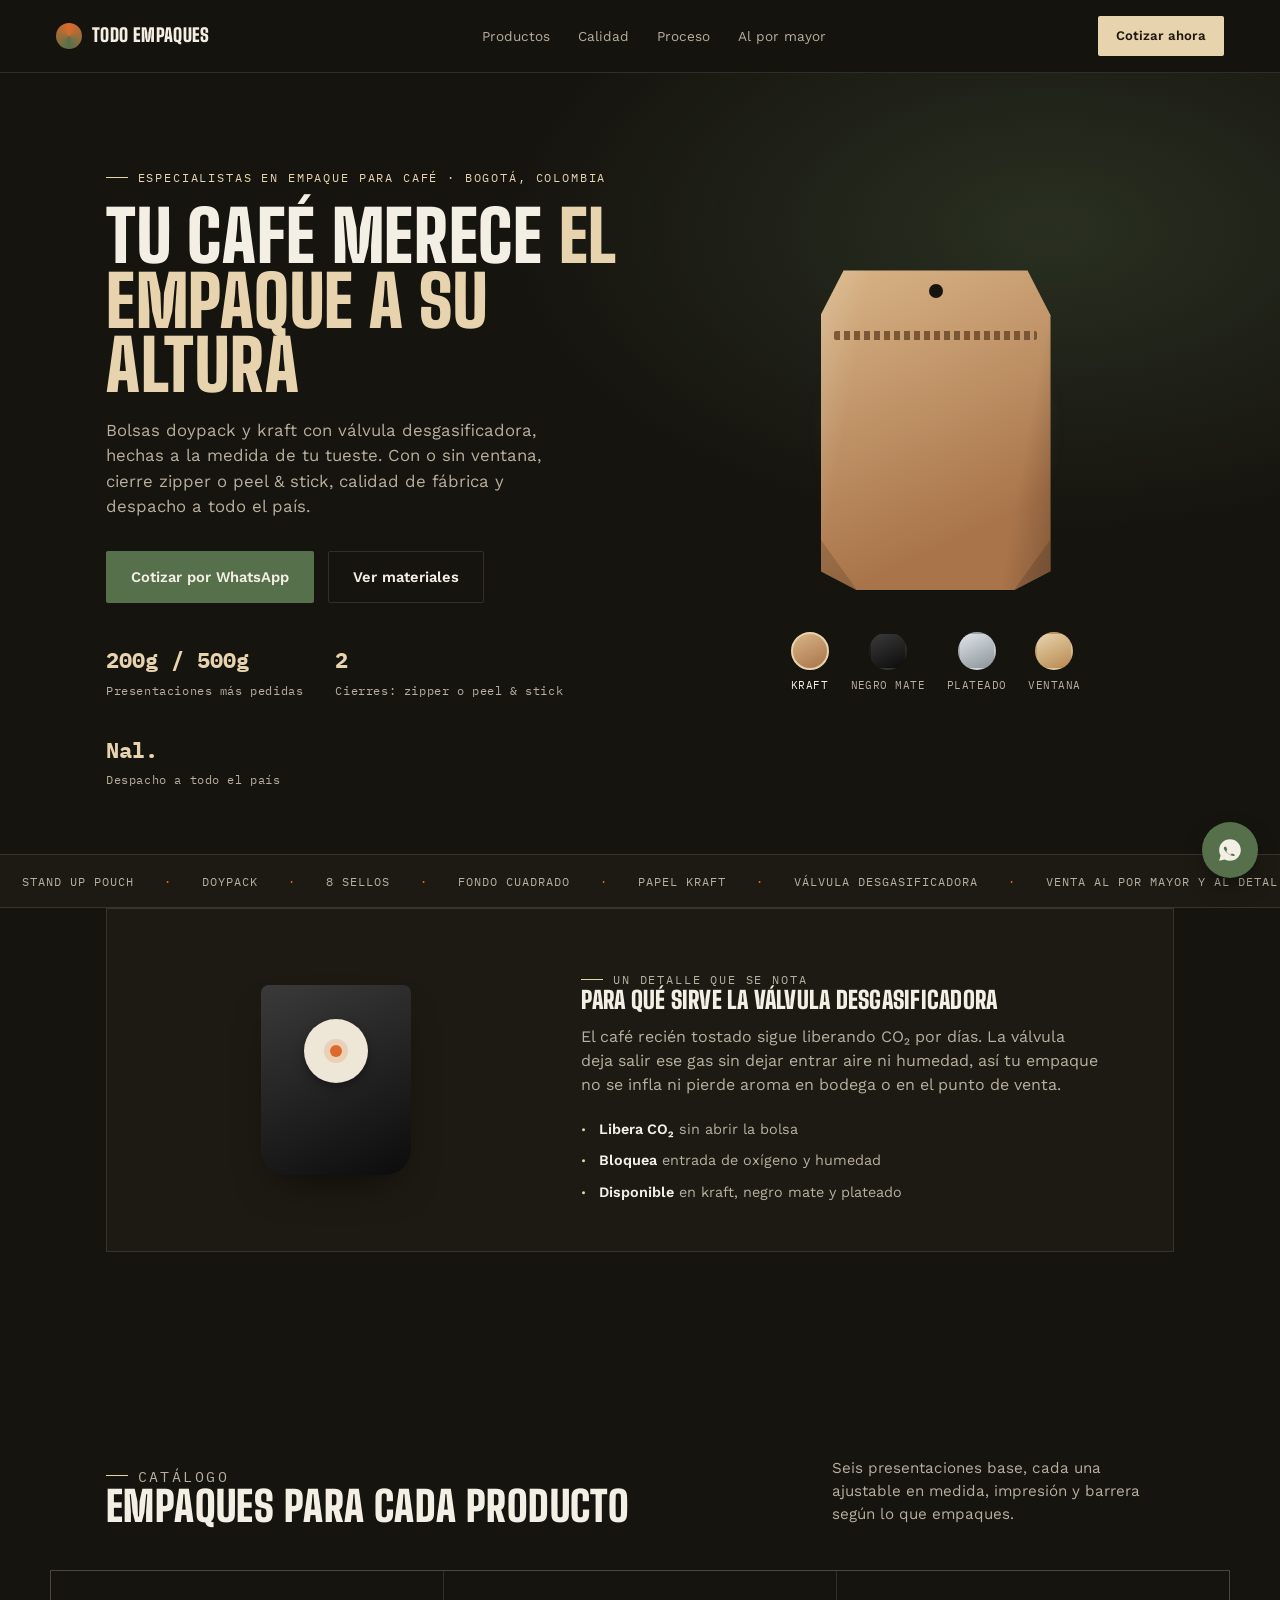
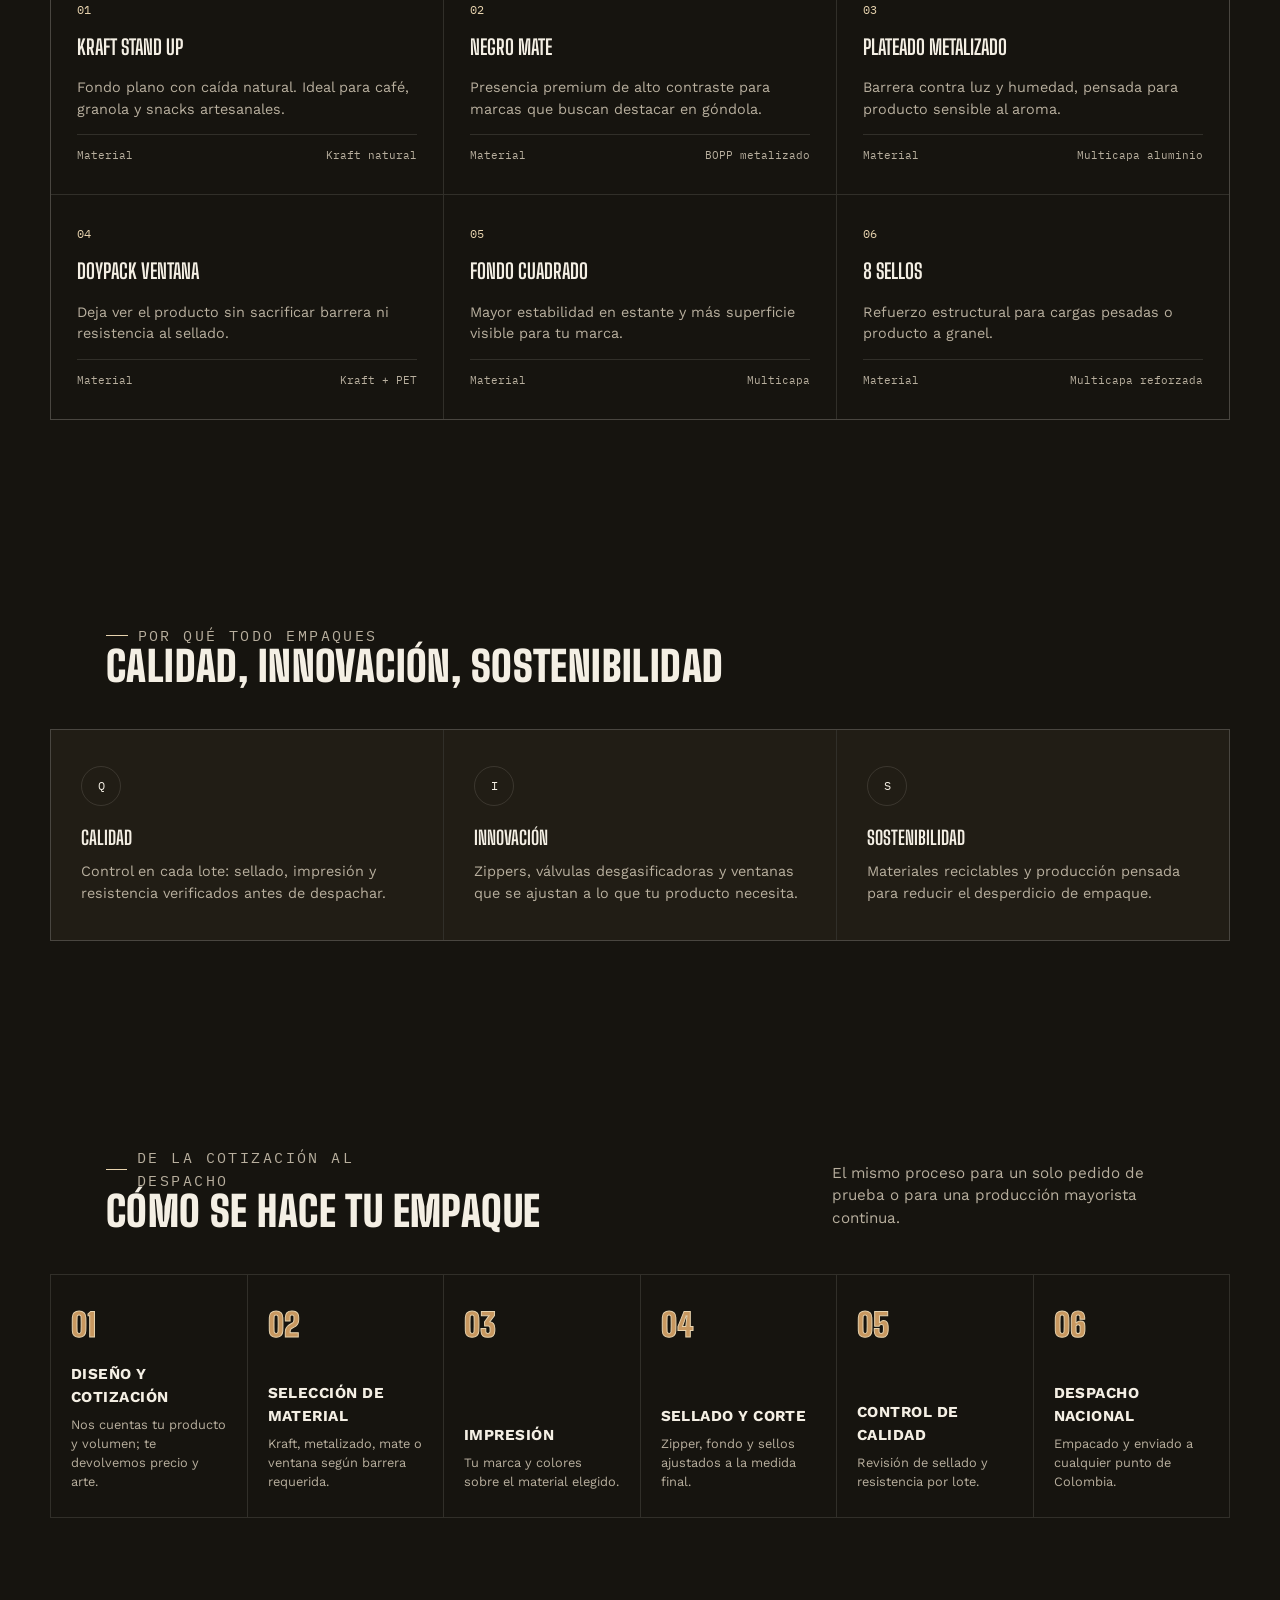
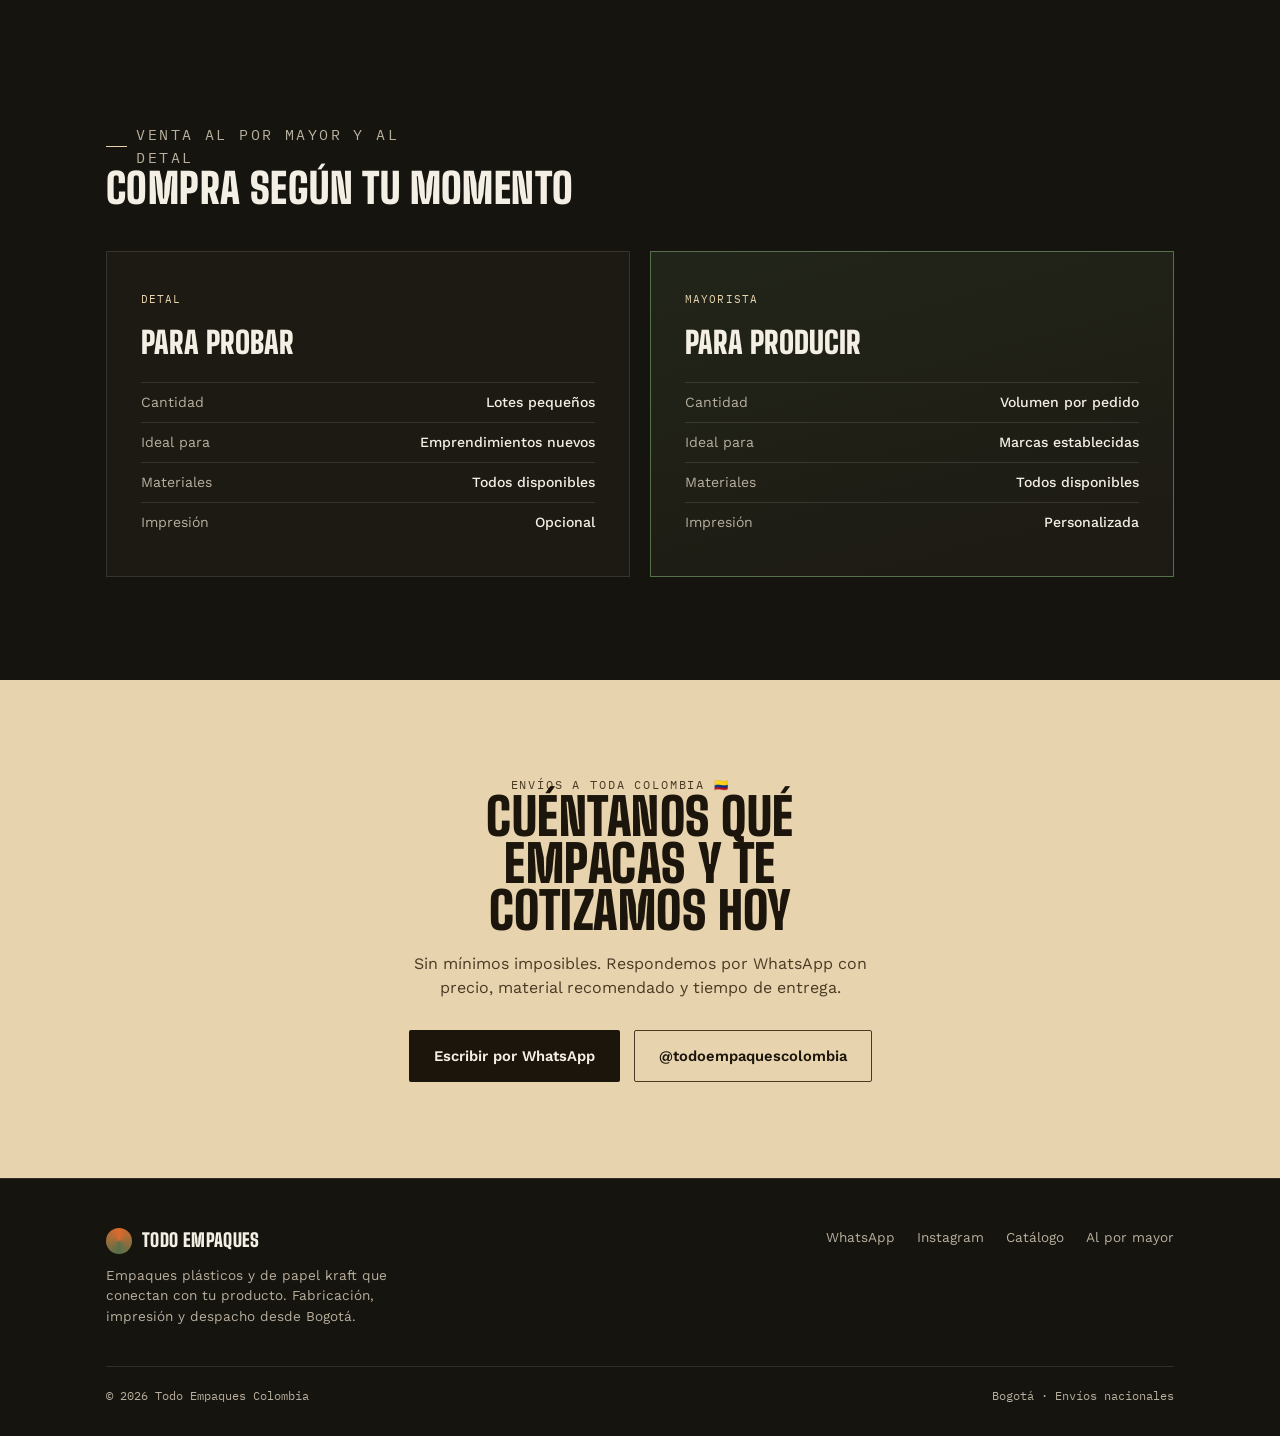
<file: todoempaques-landing.html>
<!DOCTYPE html>
<html lang="es">
<head>
<meta charset="UTF-8">
<meta name="viewport" content="width=device-width, initial-scale=1.0">
<title>Todo Empaques Colombia — Empaques flexibles a la medida</title>
<link rel="preconnect" href="https://fonts.googleapis.com">
<link rel="preconnect" href="https://fonts.gstatic.com" crossorigin>
<link href="https://fonts.googleapis.com/css2?family=Big+Shoulders+Display:wght@600;700;900&family=Work+Sans:wght@400;500;600;700&family=IBM+Plex+Mono:wght@400;500&display=swap" rel="stylesheet">
<style>
  :root{
    --bg: #16140F;
    --bg-soft: #1D1A13;
    --panel: #211D15;
    --kraft: #C89860;
    --kraft-light: #E7D3AE;
    --ink: #F4EFE4;
    --ink-dim: #B8AF9E;
    --line: rgba(244,239,228,0.12);
    --green: #55704A;
    --orange: #DD6A2C;

    --pouch-a: #D8B486;
    --pouch-b: #A9744A;
    --pouch-zip: #6E4A2A;
    --scene-accent: #55704A;
    --swatch-label-ink: var(--ink);
  }

  *{box-sizing:border-box; margin:0; padding:0;}
  html{scroll-behavior:smooth;}
  body{
    background:var(--bg);
    color:var(--ink);
    font-family:'Work Sans', sans-serif;
    font-size:16px;
    line-height:1.5;
    -webkit-font-smoothing:antialiased;
  }
  img,svg{display:block; max-width:100%;}
  a{color:inherit;}

  .display{
    font-family:'Big Shoulders Display', sans-serif;
    font-weight:900;
    text-transform:uppercase;
    letter-spacing:0.01em;
    line-height:0.92;
  }
  .mono{
    font-family:'IBM Plex Mono', monospace;
    letter-spacing:0.03em;
  }
  .eyebrow{
    font-family:'IBM Plex Mono', monospace;
    font-size:0.72rem;
    letter-spacing:0.16em;
    text-transform:uppercase;
    color:var(--kraft-light);
    display:flex;
    align-items:center;
    gap:0.6rem;
  }
  .eyebrow::before{
    content:"";
    width:22px; height:1px;
    background:var(--kraft-light);
    display:inline-block;
  }

  .wrap{
    max-width:1180px;
    margin:0 auto;
    padding:0 clamp(20px, 5vw, 56px);
  }

  :focus-visible{
    outline:2px solid var(--kraft-light);
    outline-offset:3px;
  }

  /* ---------- NAV ---------- */
  header.site{
    position:sticky; top:0; z-index:50;
    background:rgba(22,20,15,0.86);
    backdrop-filter: blur(10px);
    border-bottom:1px solid var(--line);
  }
  .navbar{
    display:flex; align-items:center; justify-content:space-between;
    padding:16px clamp(20px,5vw,56px);
  }
  .logotype{
    display:flex; align-items:center; gap:10px;
    font-family:'Big Shoulders Display', sans-serif;
    font-weight:900; font-size:1.15rem;
    letter-spacing:0.02em;
    text-transform:uppercase;
  }
  .logotype .mark{
    width:26px; height:26px;
    border-radius:50%;
    background:conic-gradient(var(--orange), var(--green), var(--orange));
  }
  nav.links{
    display:flex; gap:28px;
    font-size:0.85rem;
    color:var(--ink-dim);
  }
  nav.links a{ text-decoration:none; transition:color .2s;}
  nav.links a:hover{ color:var(--ink);}
  .nav-cta{
    background:var(--kraft-light);
    color:#20180E;
    font-weight:600;
    font-size:0.82rem;
    padding:10px 18px;
    border-radius:2px;
    text-decoration:none;
    white-space:nowrap;
  }
  @media (max-width:820px){ nav.links{display:none;} }

  /* ---------- HERO ---------- */
  .hero{
    position:relative;
    padding:clamp(48px,8vw,96px) 0 clamp(40px,6vw,64px);
    overflow:hidden;
    background:
      radial-gradient(60% 55% at 82% 20%, color-mix(in srgb, var(--scene-accent) 30%, transparent), transparent 70%),
      var(--bg);
    transition: background .6s ease;
  }
  .hero-grid{
    display:grid;
    grid-template-columns: 1.05fr 0.95fr;
    gap:clamp(24px,5vw,64px);
    align-items:center;
  }
  @media (max-width:900px){ .hero-grid{grid-template-columns:1fr;} }

  .hero h1{
    font-size:clamp(2.5rem, 6vw, 4.4rem);
    margin:18px 0 20px;
    color:var(--ink);
  }
  .hero h1 span{ color:var(--kraft-light); }
  .hero p.lede{
    max-width:46ch;
    color:var(--ink-dim);
    font-size:1.05rem;
  }
  .cta-row{
    display:flex; gap:14px; flex-wrap:wrap;
    margin-top:32px;
  }
  .btn{
    display:inline-flex; align-items:center; gap:8px;
    padding:14px 24px;
    font-weight:600; font-size:0.92rem;
    border-radius:2px;
    text-decoration:none;
    border:1px solid transparent;
    transition: transform .15s ease, background .2s ease, border-color .2s ease;
  }
  .btn:hover{ transform:translateY(-2px); }
  .btn-primary{ background:var(--green); color:#F4EFE4; }
  .btn-primary:hover{ background:#607F52; }
  .btn-ghost{ border-color:var(--line); color:var(--ink); }
  .btn-ghost:hover{ border-color:var(--kraft-light); }

  .hero-meta{
    margin-top:40px;
    display:flex; gap:32px;
    flex-wrap:wrap;
  }
  .hero-meta .stat{ font-family:'IBM Plex Mono', monospace; }
  .hero-meta .stat b{
    display:block; font-size:1.4rem; color:var(--kraft-light);
  }
  .hero-meta .stat small{ color:var(--ink-dim); font-size:0.74rem; letter-spacing:0.05em;}

  /* ---------- POUCH SCENE ---------- */
  .pouch-scene{
    display:flex; flex-direction:column; align-items:center; gap:26px;
  }
  .pouch-stage{
    position:relative;
    width:min(280px, 70vw);
    height:340px;
    display:flex; align-items:center; justify-content:center;
  }
  .pouch-glow{
    position:absolute; inset:-30px;
    background: radial-gradient(closest-side, color-mix(in srgb, var(--scene-accent) 55%, transparent), transparent 72%);
    filter:blur(6px);
    transition: background .5s ease;
  }
  .pouch{
    position:relative;
    width:230px; height:320px;
    clip-path: polygon(10% 0%, 90% 0%, 100% 14%, 100% 94%, 84% 100%, 16% 100%, 0% 94%, 0% 14%);
    background: linear-gradient(155deg, var(--pouch-a) 0%, var(--pouch-b) 78%);
    box-shadow: 0 30px 50px -20px rgba(0,0,0,0.6);
    transition: background .5s ease;
  }
  .pouch::before{ /* fold shading */
    content:"";
    position:absolute; inset:0;
    background: linear-gradient(100deg, rgba(255,255,255,0.16) 0%, transparent 18%, transparent 82%, rgba(0,0,0,0.22) 100%);
  }
  .pouch .hang-hole{
    position:absolute; top:14px; left:50%; transform:translateX(-50%);
    width:14px; height:14px; border-radius:50%;
    background:var(--bg);
  }
  .pouch .zipper{
    position:absolute; left:6%; right:6%; top:19%;
    height:9px;
    background: repeating-linear-gradient(90deg, var(--pouch-zip) 0 6px, transparent 6px 10px);
    opacity:0.85;
    border-radius:2px;
  }
  .pouch .window{
    position:absolute;
    left:50%; top:52%; transform:translate(-50%,-50%);
    width:58%; height:38%;
    border-radius:14px;
    border:1.5px dashed rgba(244,239,228,0.5);
    background:rgba(230,238,235,0.14);
    opacity:0;
    transition: opacity .4s ease;
  }
  .pouch .window .grain{
    position:absolute; border-radius:50%;
    background:#4A2E17;
  }
  .pouch.show-window .window{ opacity:1; }
  .pouch .fold-l, .pouch .fold-r{
    position:absolute; bottom:0; width:16%; height:16%;
    background:rgba(0,0,0,0.14);
  }
  .pouch .fold-l{ left:0; clip-path:polygon(0 0,100% 100%,0 100%); }
  .pouch .fold-r{ right:0; clip-path:polygon(100% 0,100% 100%,0 100%); }

  .swatches{
    display:flex; gap:10px; flex-wrap:wrap; justify-content:center;
  }
  .swatch{
    display:flex; flex-direction:column; align-items:center; gap:8px;
    background:none; border:none; cursor:pointer;
    padding:6px; color:var(--ink-dim);
    font-family:'IBM Plex Mono', monospace;
    font-size:0.68rem; letter-spacing:0.04em; text-transform:uppercase;
  }
  .swatch .chip{
    width:38px; height:38px; border-radius:50%;
    border:2px solid transparent;
    transition:border-color .2s, transform .2s;
  }
  .swatch:hover .chip{ transform:scale(1.08); }
  .swatch[aria-pressed="true"] .chip{ border-color:var(--kraft-light); }
  .swatch[aria-pressed="true"]{ color:var(--ink); }
  .chip.kraft{ background:linear-gradient(155deg,#D8B486,#A9744A); }
  .chip.negro{ background:linear-gradient(155deg,#3a3a3a,#0c0c0c); }
  .chip.plateado{ background:linear-gradient(155deg,#dfe4e7,#8b939a); }
  .chip.ventana{ background:linear-gradient(155deg,#E7D3AE,#B8894F); }

  /* ---------- TICKER ---------- */
  .ticker{
    border-top:1px solid var(--line);
    border-bottom:1px solid var(--line);
    background:var(--bg-soft);
    overflow:hidden;
    white-space:nowrap;
    padding:14px 0;
  }
  .ticker-track{
    display:inline-flex;
    animation: scroll-left 32s linear infinite;
  }
  .ticker span{
    font-family:'IBM Plex Mono', monospace;
    font-size:0.78rem;
    letter-spacing:0.08em;
    color:var(--ink-dim);
    padding:0 22px;
    text-transform:uppercase;
  }
  .ticker span.dot{ color:var(--orange); }
  @keyframes scroll-left{
    from{ transform:translateX(0); }
    to{ transform:translateX(-50%); }
  }
  @media (prefers-reduced-motion: reduce){
    .ticker-track{ animation:none; }
    .ticker{ overflow-x:auto; }
  }

  /* ---------- SECTION SHELL ---------- */
  section{ padding:clamp(56px,8vw,104px) 0; }
  .section-head{
    display:flex; justify-content:space-between; align-items:flex-end;
    gap:24px; margin-bottom:44px; flex-wrap:wrap;
  }
  .section-head h2{
    font-size:clamp(1.9rem, 4vw, 2.6rem);
  }
  .section-head p{ max-width:38ch; color:var(--ink-dim); font-size:0.95rem; }

  /* ---------- VALVE EXPLAINER ---------- */
  .valve-block{
    display:grid; grid-template-columns:0.8fr 1.2fr; gap:clamp(28px,5vw,64px);
    align-items:center;
    border:1px solid var(--line);
    background:var(--bg-soft);
    padding:clamp(28px,4vw,48px);
  }
  @media (max-width:800px){ .valve-block{ grid-template-columns:1fr; } }
  .valve-visual{ display:flex; justify-content:center; }
  .valve-pouch{
    position:relative;
    width:150px; height:190px;
    border-radius:8px 8px 26px 26px;
    background:linear-gradient(155deg,#3a3a3a,#0c0c0c);
    box-shadow:0 20px 40px -18px rgba(0,0,0,0.6);
  }
  .valve-disc{
    position:absolute; top:34px; left:50%; transform:translateX(-50%);
    width:64px; height:64px; border-radius:50%;
    background:#eee6d6;
    display:flex; align-items:center; justify-content:center;
    box-shadow:0 4px 10px rgba(0,0,0,0.35);
  }
  .valve-dot{
    width:12px; height:12px; border-radius:50%;
    background:var(--orange);
    box-shadow:0 0 0 6px rgba(221,106,44,0.18);
    animation: valve-pulse 2.4s ease-in-out infinite;
  }
  @keyframes valve-pulse{
    0%,100%{ box-shadow:0 0 0 6px rgba(221,106,44,0.18); }
    50%{ box-shadow:0 0 0 12px rgba(221,106,44,0.06); }
  }
  @media (prefers-reduced-motion: reduce){ .valve-dot{ animation:none; } }
  .valve-copy p{ color:var(--ink-dim); max-width:52ch; margin-top:14px; }
  .valve-list{ list-style:none; margin-top:22px; display:flex; flex-direction:column; gap:10px; }
  .valve-list li{
    font-size:0.9rem; color:var(--ink-dim);
    padding-left:18px; position:relative;
  }
  .valve-list li::before{
    content:"·"; position:absolute; left:0; color:var(--kraft-light); font-size:1.4rem; line-height:1;
  }
  .valve-list li b{ color:var(--ink); font-weight:600; }

  /* ---------- PRODUCT GRID ---------- */
  .products{
    display:grid;
    grid-template-columns:repeat(3, 1fr);
    gap:1px;
    background:var(--line);
    border:1px solid var(--line);
  }
  @media (max-width:900px){ .products{ grid-template-columns:repeat(2,1fr);} }
  @media (max-width:600px){ .products{ grid-template-columns:1fr;} }
  .product-card{
    background:var(--bg);
    padding:30px 26px;
    display:flex; flex-direction:column; gap:14px;
    transition:background .2s;
  }
  .product-card:hover{ background:var(--panel); }
  .product-card .num{
    font-family:'IBM Plex Mono', monospace;
    font-size:0.72rem; color:var(--kraft-light);
  }
  .product-card h3{
    font-family:'Big Shoulders Display', sans-serif;
    font-weight:700; text-transform:uppercase;
    font-size:1.3rem;
  }
  .product-card p{ color:var(--ink-dim); font-size:0.9rem; }
  .spec-row{
    margin-top:auto; padding-top:12px;
    border-top:1px solid var(--line);
    display:flex; justify-content:space-between;
    font-family:'IBM Plex Mono', monospace;
    font-size:0.7rem; color:var(--ink-dim);
  }
  .spec-row + .spec-row{ border-top:none; padding-top:6px; }

  /* ---------- FEATURES ---------- */
  .features{
    display:grid; grid-template-columns:repeat(3,1fr); gap:1px;
    background:var(--line); border:1px solid var(--line);
  }
  @media (max-width:800px){ .features{grid-template-columns:1fr;} }
  .feature{
    background:var(--panel);
    padding:36px 30px;
  }
  .feature .icon{
    width:40px; height:40px; border-radius:50%;
    display:flex; align-items:center; justify-content:center;
    margin-bottom:18px;
    font-family:'IBM Plex Mono', monospace; font-size:0.75rem;
    border:1px solid var(--line);
  }
  .feature h3{ font-family:'Big Shoulders Display'; font-weight:700; text-transform:uppercase; font-size:1.2rem; margin-bottom:8px;}
  .feature p{ color:var(--ink-dim); font-size:0.9rem;}

  /* ---------- PROCESS ---------- */
  .process-strip{
    display:grid; grid-template-columns:repeat(6,1fr);
    border-top:1px solid var(--line);
    border-left:1px solid var(--line);
  }
  @media (max-width:900px){ .process-strip{grid-template-columns:repeat(3,1fr);} }
  @media (max-width:560px){ .process-strip{grid-template-columns:1fr;} }
  .process-step{
    border-right:1px solid var(--line);
    border-bottom:1px solid var(--line);
    padding:26px 20px;
    min-height:170px;
    display:flex; flex-direction:column; justify-content:space-between;
  }
  .process-step .idx{
    font-family:'Big Shoulders Display'; font-weight:900;
    font-size:2rem; color:var(--kraft);
    -webkit-text-stroke: 1px var(--kraft-light);
  }
  .process-step h4{ font-size:0.95rem; margin-top:14px; text-transform:uppercase; letter-spacing:0.03em; }
  .process-step p{ font-size:0.8rem; color:var(--ink-dim); margin-top:6px; }

  /* ---------- WHOLESALE ---------- */
  .tiers{
    display:grid; grid-template-columns:1fr 1fr; gap:20px;
  }
  @media (max-width:760px){ .tiers{grid-template-columns:1fr;} }
  .tier{
    border:1px solid var(--line);
    padding:34px;
    background:var(--bg-soft);
  }
  .tier.highlight{
    background:linear-gradient(165deg, rgba(85,112,74,0.18), var(--bg-soft));
    border-color:var(--green);
  }
  .tier .tag{
    font-family:'IBM Plex Mono'; font-size:0.7rem; color:var(--kraft-light); text-transform:uppercase; letter-spacing:0.1em;
  }
  .tier h3{
    font-family:'Big Shoulders Display'; font-weight:900; font-size:1.9rem; text-transform:uppercase; margin:10px 0 16px;
  }
  .tier ul{ list-style:none; }
  .tier li{
    padding:9px 0; border-top:1px solid var(--line);
    font-size:0.88rem; color:var(--ink-dim);
    display:flex; justify-content:space-between; gap:12px;
  }
  .tier li b{ color:var(--ink); font-weight:500; }

  /* ---------- SHIPPING / CTA BAND ---------- */
  .cta-band{
    background:var(--kraft-light);
    color:#1c150c;
    text-align:center;
    padding:clamp(56px,8vw,96px) 0;
  }
  .cta-band h2{
    font-size:clamp(2rem,5vw,3.2rem);
    max-width:18ch; margin:0 auto 18px;
  }
  .cta-band p{ color:#4a3a24; max-width:46ch; margin:0 auto; }
  .cta-band .cta-row{ justify-content:center; margin-top:30px; }
  .cta-band .btn-primary{ background:#1c150c; }
  .cta-band .btn-ghost{ border-color:#4a3a24; color:#1c150c; }

  /* ---------- FOOTER ---------- */
  footer{
    padding:48px 0 32px;
    border-top:1px solid var(--line);
  }
  .footer-grid{
    display:flex; justify-content:space-between; align-items:flex-start;
    gap:24px; flex-wrap:wrap;
  }
  .footer-grid .logotype{ margin-bottom:10px; }
  footer p{ color:var(--ink-dim); font-size:0.85rem; max-width:36ch; }
  .foot-links{ display:flex; gap:22px; font-size:0.85rem; color:var(--ink-dim); flex-wrap:wrap; }
  .foot-links a{ text-decoration:none; }
  .foot-links a:hover{ color:var(--ink); }
  .fine{
    margin-top:40px; padding-top:20px; border-top:1px solid var(--line);
    font-family:'IBM Plex Mono'; font-size:0.72rem; color:var(--ink-dim);
    display:flex; justify-content:space-between; flex-wrap:wrap; gap:10px;
  }

  /* ---------- FLOATING WHATSAPP ---------- */
  .float-wa{
    position:fixed; bottom:22px; right:22px; z-index:60;
    background:var(--green); color:#F4EFE4;
    width:56px; height:56px; border-radius:50%;
    display:flex; align-items:center; justify-content:center;
    text-decoration:none;
    box-shadow:0 10px 24px -8px rgba(0,0,0,0.6);
    transition:transform .2s;
  }
  .float-wa:hover{ transform:scale(1.08); }
</style>
</head>
<body>

<header class="site">
  <div class="navbar">
    <div class="logotype"><span class="mark" aria-hidden="true"></span> Todo Empaques</div>
    <nav class="links" aria-label="Navegación principal">
      <a href="#productos">Productos</a>
      <a href="#calidad">Calidad</a>
      <a href="#proceso">Proceso</a>
      <a href="#mayoreo">Al por mayor</a>
    </nav>
    <a class="nav-cta" href="https://wa.me/573000000000" target="_blank" rel="noopener">Cotizar ahora</a>
  </div>
</header>

<main>
  <!-- HERO -->
  <section class="hero" id="hero">
    <div class="wrap hero-grid">
      <div>
        <p class="eyebrow">Especialistas en empaque para café · Bogotá, Colombia</p>
        <h1 class="display">Tu café merece <span>el empaque a su altura</span></h1>
        <p class="lede">Bolsas doypack y kraft con válvula desgasificadora, hechas a la medida de tu tueste. Con o sin ventana, cierre zipper o peel & stick, calidad de fábrica y despacho a todo el país.</p>
        <div class="cta-row">
          <a class="btn btn-primary" href="https://wa.me/573000000000" target="_blank" rel="noopener">Cotizar por WhatsApp</a>
          <a class="btn btn-ghost" href="#productos">Ver materiales</a>
        </div>
        <div class="hero-meta">
          <div class="stat"><b>200g&nbsp;/&nbsp;500g</b><small>Presentaciones más pedidas</small></div>
          <div class="stat"><b>2</b><small>Cierres: zipper o peel & stick</small></div>
          <div class="stat"><b>Nal.</b><small>Despacho a todo el país</small></div>
        </div>
      </div>

      <div class="pouch-scene">
        <div class="pouch-stage">
          <div class="pouch-glow" aria-hidden="true"></div>
          <div class="pouch" id="pouch">
            <div class="hang-hole"></div>
            <div class="zipper"></div>
            <div class="window" aria-hidden="true">
              <div class="grain" style="width:7px;height:7px; left:20%; top:30%;"></div>
              <div class="grain" style="width:9px;height:9px; left:45%; top:55%;"></div>
              <div class="grain" style="width:6px;height:6px; left:65%; top:25%;"></div>
              <div class="grain" style="width:8px;height:8px; left:75%; top:60%;"></div>
              <div class="grain" style="width:5px;height:5px; left:35%; top:70%;"></div>
            </div>
            <div class="fold-l"></div>
            <div class="fold-r"></div>
          </div>
        </div>
        <div class="swatches" role="group" aria-label="Selector de material">
          <button class="swatch" data-material="kraft" aria-pressed="true">
            <span class="chip kraft"></span> Kraft
          </button>
          <button class="swatch" data-material="negro" aria-pressed="false">
            <span class="chip negro"></span> Negro mate
          </button>
          <button class="swatch" data-material="plateado" aria-pressed="false">
            <span class="chip plateado"></span> Plateado
          </button>
          <button class="swatch" data-material="ventana" aria-pressed="false">
            <span class="chip ventana"></span> Ventana
          </button>
        </div>
      </div>
    </div>
  </section>

  <!-- TICKER -->
  <div class="ticker" aria-hidden="true">
    <div class="ticker-track">
      <span>Stand Up Pouch <span class="dot">·</span> Doypack <span class="dot">·</span> 8 Sellos <span class="dot">·</span> Fondo Cuadrado <span class="dot">·</span> Papel Kraft <span class="dot">·</span> Válvula Desgasificadora <span class="dot">·</span> Venta al por mayor y al detal <span class="dot">·</span> Envíos a toda Colombia <span class="dot">·</span></span>
      <span>Stand Up Pouch <span class="dot">·</span> Doypack <span class="dot">·</span> 8 Sellos <span class="dot">·</span> Fondo Cuadrado <span class="dot">·</span> Papel Kraft <span class="dot">·</span> Válvula Desgasificadora <span class="dot">·</span> Venta al por mayor y al detal <span class="dot">·</span> Envíos a toda Colombia <span class="dot">·</span></span>
    </div>
  </div>

  <!-- VALVE EXPLAINER -->
  <section id="valvula" style="padding-top:0;">
    <div class="wrap">
      <div class="valve-block">
        <div class="valve-visual" aria-hidden="true">
          <div class="valve-pouch">
            <div class="valve-disc">
              <span class="valve-dot"></span>
            </div>
          </div>
        </div>
        <div class="valve-copy">
          <p class="eyebrow">Un detalle que se nota</p>
          <h2 class="display">Para qué sirve la válvula desgasificadora</h2>
          <p>El café recién tostado sigue liberando CO₂ por días. La válvula deja salir ese gas sin dejar entrar aire ni humedad, así tu empaque no se infla ni pierde aroma en bodega o en el punto de venta.</p>
          <ul class="valve-list">
            <li><b>Libera CO₂</b> sin abrir la bolsa</li>
            <li><b>Bloquea</b> entrada de oxígeno y humedad</li>
            <li><b>Disponible</b> en kraft, negro mate y plateado</li>
          </ul>
        </div>
      </div>
    </div>
  </section>

  <!-- PRODUCTS -->
  <section id="productos">
    <div class="wrap">
      <div class="section-head">
        <div>
          <p class="eyebrow">Catálogo</p>
          <h2 class="display">Empaques para cada producto</h2>
        </div>
        <p>Seis presentaciones base, cada una ajustable en medida, impresión y barrera según lo que empaques.</p>
      </div>
    </div>
    <div class="wrap" style="padding:0;">
      <div class="products">
        <article class="product-card">
          <span class="num mono">01</span>
          <h3>Kraft Stand Up</h3>
          <p>Fondo plano con caída natural. Ideal para café, granola y snacks artesanales.</p>
          <div class="spec-row"><span>Material</span><span>Kraft natural</span></div>
        </article>
        <article class="product-card">
          <span class="num mono">02</span>
          <h3>Negro Mate</h3>
          <p>Presencia premium de alto contraste para marcas que buscan destacar en góndola.</p>
          <div class="spec-row"><span>Material</span><span>BOPP metalizado</span></div>
        </article>
        <article class="product-card">
          <span class="num mono">03</span>
          <h3>Plateado Metalizado</h3>
          <p>Barrera contra luz y humedad, pensada para producto sensible al aroma.</p>
          <div class="spec-row"><span>Material</span><span>Multicapa aluminio</span></div>
        </article>
        <article class="product-card">
          <span class="num mono">04</span>
          <h3>Doypack Ventana</h3>
          <p>Deja ver el producto sin sacrificar barrera ni resistencia al sellado.</p>
          <div class="spec-row"><span>Material</span><span>Kraft + PET</span></div>
        </article>
        <article class="product-card">
          <span class="num mono">05</span>
          <h3>Fondo Cuadrado</h3>
          <p>Mayor estabilidad en estante y más superficie visible para tu marca.</p>
          <div class="spec-row"><span>Material</span><span>Multicapa</span></div>
        </article>
        <article class="product-card">
          <span class="num mono">06</span>
          <h3>8 Sellos</h3>
          <p>Refuerzo estructural para cargas pesadas o producto a granel.</p>
          <div class="spec-row"><span>Material</span><span>Multicapa reforzada</span></div>
        </article>
      </div>
    </div>
  </section>

  <!-- QUALITY / FEATURES -->
  <section id="calidad">
    <div class="wrap">
      <div class="section-head">
        <div>
          <p class="eyebrow">Por qué Todo Empaques</p>
          <h2 class="display">Calidad, innovación, sostenibilidad</h2>
        </div>
      </div>
    </div>
    <div class="wrap" style="padding:0;">
      <div class="features">
        <div class="feature">
          <div class="icon">Q</div>
          <h3>Calidad</h3>
          <p>Control en cada lote: sellado, impresión y resistencia verificados antes de despachar.</p>
        </div>
        <div class="feature">
          <div class="icon">I</div>
          <h3>Innovación</h3>
          <p>Zippers, válvulas desgasificadoras y ventanas que se ajustan a lo que tu producto necesita.</p>
        </div>
        <div class="feature">
          <div class="icon">S</div>
          <h3>Sostenibilidad</h3>
          <p>Materiales reciclables y producción pensada para reducir el desperdicio de empaque.</p>
        </div>
      </div>
    </div>
  </section>

  <!-- PROCESS -->
  <section id="proceso">
    <div class="wrap">
      <div class="section-head">
        <div>
          <p class="eyebrow">De la cotización al despacho</p>
          <h2 class="display">Cómo se hace tu empaque</h2>
        </div>
        <p>El mismo proceso para un solo pedido de prueba o para una producción mayorista continua.</p>
      </div>
    </div>
    <div class="wrap" style="padding:0;">
      <div class="process-strip">
        <div class="process-step">
          <span class="idx">01</span>
          <div><h4>Diseño y cotización</h4><p>Nos cuentas tu producto y volumen; te devolvemos precio y arte.</p></div>
        </div>
        <div class="process-step">
          <span class="idx">02</span>
          <div><h4>Selección de material</h4><p>Kraft, metalizado, mate o ventana según barrera requerida.</p></div>
        </div>
        <div class="process-step">
          <span class="idx">03</span>
          <div><h4>Impresión</h4><p>Tu marca y colores sobre el material elegido.</p></div>
        </div>
        <div class="process-step">
          <span class="idx">04</span>
          <div><h4>Sellado y corte</h4><p>Zipper, fondo y sellos ajustados a la medida final.</p></div>
        </div>
        <div class="process-step">
          <span class="idx">05</span>
          <div><h4>Control de calidad</h4><p>Revisión de sellado y resistencia por lote.</p></div>
        </div>
        <div class="process-step">
          <span class="idx">06</span>
          <div><h4>Despacho nacional</h4><p>Empacado y enviado a cualquier punto de Colombia.</p></div>
        </div>
      </div>
    </div>
  </section>

  <!-- WHOLESALE -->
  <section id="mayoreo">
    <div class="wrap">
      <div class="section-head">
        <div>
          <p class="eyebrow">Venta al por mayor y al detal</p>
          <h2 class="display">Compra según tu momento</h2>
        </div>
      </div>
      <div class="tiers">
        <div class="tier">
          <span class="tag">Detal</span>
          <h3>Para probar</h3>
          <ul>
            <li>Cantidad<b>Lotes pequeños</b></li>
            <li>Ideal para<b>Emprendimientos nuevos</b></li>
            <li>Materiales<b>Todos disponibles</b></li>
            <li>Impresión<b>Opcional</b></li>
          </ul>
        </div>
        <div class="tier highlight">
          <span class="tag">Mayorista</span>
          <h3>Para producir</h3>
          <ul>
            <li>Cantidad<b>Volumen por pedido</b></li>
            <li>Ideal para<b>Marcas establecidas</b></li>
            <li>Materiales<b>Todos disponibles</b></li>
            <li>Impresión<b>Personalizada</b></li>
          </ul>
        </div>
      </div>
    </div>
  </section>

  <!-- CTA BAND -->
  <section class="cta-band">
    <div class="wrap">
      <p class="eyebrow" style="color:#4a3a24;">Envíos a toda Colombia 🇨🇴</p>
      <h2 class="display">Cuéntanos qué empacas y te cotizamos hoy</h2>
      <p>Sin mínimos imposibles. Respondemos por WhatsApp con precio, material recomendado y tiempo de entrega.</p>
      <div class="cta-row">
        <a class="btn btn-primary" href="https://wa.me/573000000000" target="_blank" rel="noopener">Escribir por WhatsApp</a>
        <a class="btn btn-ghost" href="https://instagram.com/todoempaquescolombia" target="_blank" rel="noopener">@todoempaquescolombia</a>
      </div>
    </div>
  </section>
</main>

<footer>
  <div class="wrap">
    <div class="footer-grid">
      <div>
        <div class="logotype"><span class="mark" aria-hidden="true"></span> Todo Empaques</div>
        <p>Empaques plásticos y de papel kraft que conectan con tu producto. Fabricación, impresión y despacho desde Bogotá.</p>
      </div>
      <div class="foot-links">
        <a href="https://wa.me/573000000000" target="_blank" rel="noopener">WhatsApp</a>
        <a href="https://instagram.com/todoempaquescolombia" target="_blank" rel="noopener">Instagram</a>
        <a href="#productos">Catálogo</a>
        <a href="#mayoreo">Al por mayor</a>
      </div>
    </div>
    <div class="fine">
      <span>© 2026 Todo Empaques Colombia</span>
      <span>Bogotá · Envíos nacionales</span>
    </div>
  </div>
</footer>

<a class="float-wa" href="https://wa.me/573000000000" target="_blank" rel="noopener" aria-label="Escribir por WhatsApp">
  <svg width="26" height="26" viewBox="0 0 24 24" fill="none" xmlns="http://www.w3.org/2000/svg" aria-hidden="true">
    <path d="M12 2C6.48 2 2 6.48 2 12c0 1.85.5 3.58 1.36 5.07L2 22l5.1-1.34A9.94 9.94 0 0 0 12 22c5.52 0 10-4.48 10-10S17.52 2 12 2Zm5.2 14.2c-.22.62-1.28 1.2-1.77 1.24-.45.05-1.02.07-1.65-.1a13.9 13.9 0 0 1-4.9-2.97 11.5 11.5 0 0 1-2.42-3.4c-.35-.83-.02-1.3.3-1.63.24-.24.53-.4.71-.4.18 0 .35 0 .5.01.16.01.38-.06.6.45.22.53.75 1.83.82 1.96.07.13.11.29.02.47-.09.18-.14.29-.27.44-.13.15-.27.34-.39.46-.13.13-.27.27-.12.53.15.26.68 1.13 1.47 1.83 1.01.9 1.86 1.18 2.12 1.31.26.13.41.11.56-.06.16-.18.65-.75.82-1.01.17-.26.35-.22.58-.13.24.09 1.5.71 1.76.84.26.13.43.2.5.31.06.11.06.63-.16 1.25Z" fill="currentColor"/>
  </svg>
</a>

<script>
  const materials = {
    kraft:    { a:"#D8B486", b:"#A9744A", zip:"#6E4A2A", accent:"#55704A", window:false },
    negro:    { a:"#3a3a3a", b:"#0c0c0c", zip:"#5a5a5a", accent:"#DD6A2C", window:false },
    plateado: { a:"#dfe4e7", b:"#8b939a", zip:"#4a5158", accent:"#7FA0AF", window:false },
    ventana:  { a:"#E7D3AE", b:"#B8894F", zip:"#6E4A2A", accent:"#55704A", window:true }
  };

  const root = document.documentElement;
  const pouch = document.getElementById('pouch');
  const swatches = document.querySelectorAll('.swatch');

  function applyMaterial(key){
    const m = materials[key];
    if(!m) return;
    root.style.setProperty('--pouch-a', m.a);
    root.style.setProperty('--pouch-b', m.b);
    root.style.setProperty('--pouch-zip', m.zip);
    root.style.setProperty('--scene-accent', m.accent);
    pouch.classList.toggle('show-window', m.window);
    swatches.forEach(s => s.setAttribute('aria-pressed', s.dataset.material === key ? 'true' : 'false'));
  }

  swatches.forEach(s => {
    s.addEventListener('click', () => applyMaterial(s.dataset.material));
  });
</script>

</body>
</html>
</file>
